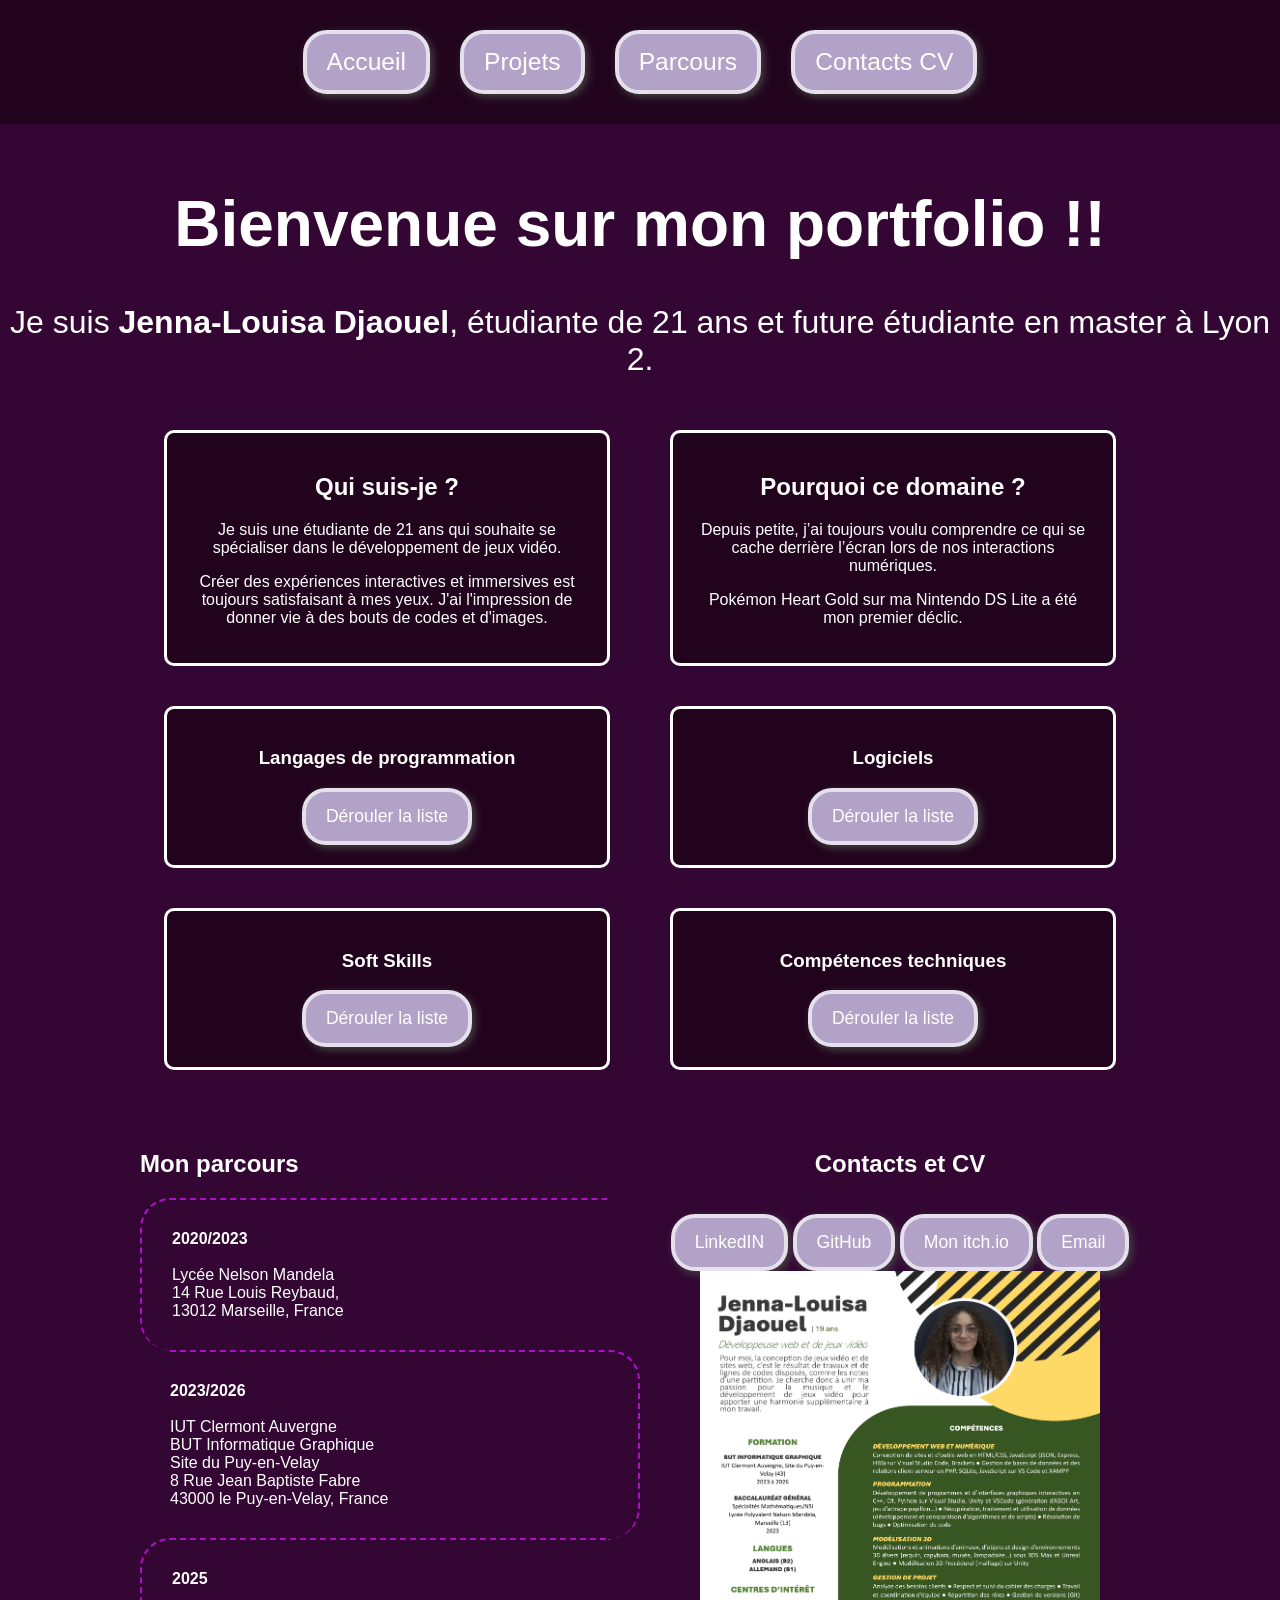
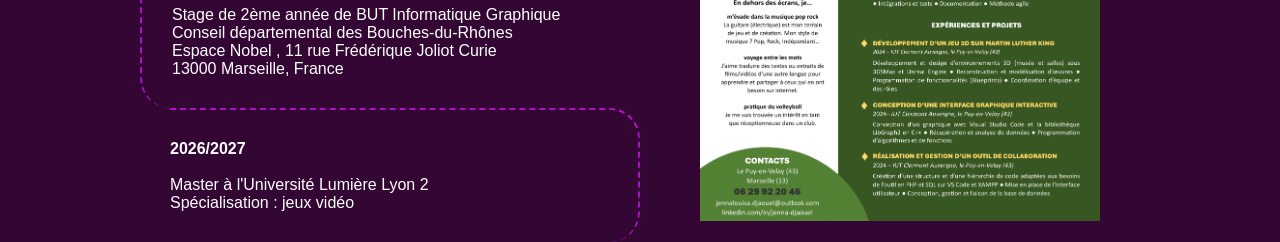
<file: index.html>
<!DOCTYPE html>
<html lang="en">
<head>
    <meta charset="UTF-8">
    <meta name="viewport" content="width=device-width, initial-scale=1.0">
    <title>Accueil</title>
    <link rel="stylesheet" href="index.css">
    <script src="fctn.js" defer></script>

</head>

<body>
<header> 
        <button class="btn" onclick="location.href = 'index.html'">Accueil</button>
        <button class="btn" onclick="location.href = 'projets.html'">Projets</button>
        <a href="#parcours"><button class="btn">Parcours</button></a>
        <a href="#contacts"><button class="btn">Contacts CV</button></a>
</header>

    <!-- <div id="header"></div> -->
    
 <div class = showoff>
    <div class="intro">
        <h1>Bienvenue sur mon portfolio !!</h1>
        <p>Je suis <strong>Jenna-Louisa Djaouel</strong>, étudiante de 21 ans et future étudiante en master à Lyon 2.</p>
    </div>


<div class="presentation">

    <div class="card">
        <h2>Qui suis-je ?</h2>
        <p>Je suis une étudiante de 21 ans qui souhaite se spécialiser dans le développement de jeux vidéo.</p>
        <p>Créer des expériences interactives et immersives est toujours satisfaisant à mes yeux. J'ai l'impression de donner vie à des bouts de codes et d'images.</p>
    </div>

    <div class="card">
        <h2>Pourquoi ce domaine ?</h2>
        <p>Depuis petite, j’ai toujours voulu comprendre ce qui se cache derrière l’écran lors de nos interactions numériques.</p>
        <p> Pokémon Heart Gold sur ma Nintendo DS Lite a été mon premier déclic.</p>
    </div>
</div>

 

        <div class = "competences">

            <div class = "Langages">
                <h3>Langages de programmation</h3>
                <button class="btn" onclick="toggleDetails(this)">Dérouler la liste</button>
                <div id="details" style="display: none;">
                    <img id="logo" src="./img/HTML5_logo.png" alt="logo de HTML"> 
                    <img id="logo" src="./img/js-logo.png" alt="logo de javascript" > 
                    <img id="logo" src="./img/CSS3_logo.png" alt="logo de CSS">
                    <img id="logo" src="./img/cs-logo.png" alt="logo de C#">
                    <img id="logo" src="./img/cpp-logo.png" alt="logo de C++">
                    <img id="angular" src="./img/angular.png" alt="logo de Angular"   > <img id="logo" src="./img/Typescript_logopng.png" alt="logo de typescript">     
                </div>
            </div>

            <div class = "Logiciels">
                <h3>Logiciels</h3>
                <button class="btn" onclick="toggleDetails(this)">Dérouler la liste</button>
                <div id="details" style="display: none;">                    
                    <img  src="./img/unity.png" alt="logo de HTML">
                    <img src="./img/blender.png" alt="logo de blender">
                    <img  src="./img/visualstudiopng.png" alt="logo devisual studio">
                    <img  src="./img/vscode.png" alt="logo de visual studio code">
                </div> 
            </div>


            <div class = "softskills">
                <h3>Soft Skills</h3>
                <button class="btn"onclick="toggleDetails(this)">Dérouler la liste</button>
                <div id="details" style="display: none;">
                    
                        <ul id="liste">
                            <li> Teamwork et esprit d'équipe </li>
                            <li> Communication </li>
                            <li> Adaptabilité et flexibilité </li>
                            <li> Gestion du temps et des priorités </li>
                            <li> Esprit d'analyse et de synthèse </li>
                        </ul>   
                    
                </div>
            </div>

            <div class = "comptech">
                <h3> Compétences techniques </h3>
                <button class="btn" onclick="toggleDetails(this)">Dérouler la liste</button>
                <div id="details" style="display: none;">
                    
                        <ul id="liste">    
                            <li> Conception d'interfaces interactives et intuitives</li>
                            <li> Conception de zones d'interactions</li>
                            <li> Gestion de bases de données</li>
                            <li> Conception de jeux vidéo </li>
                        </ul>
                    
                </div>
            </div>
        </div>
    </div>

    <div class="bas">
        <div class="parcours" id="parcours">
            <h2> Mon parcours</h2>
                
                <p><strong>2020/2023</strong> <br><br> Lycée Nelson Mandela <br> 14 Rue Louis Reybaud, <br> 13012 Marseille, France</p>
                <!-- <img src="./img/lycee.jpg" alt="lycee nelson mandela marseille"> -->
                <p><strong>2023/2026</strong> <br> <br>IUT Clermont Auvergne <br> BUT Informatique Graphique <br> Site du Puy-en-Velay <br> 8 Rue Jean Baptiste Fabre <br>43000 le Puy-en-Velay, France </p>
                <!-- <img src="./img/iut.jpg" alt="iut site du puy en velay"> -->     
                <p><strong>2025</strong> <br><br>Stage de 2ème année de BUT Informatique Graphique <br> Conseil départemental des Bouches-du-Rhônes <br> Espace Nobel , 11 rue Frédérique Joliot Curie <br> 13000 Marseille, France</p>                 
                <p><strong>2026/2027</strong> <br><br>Master à l'Université Lumière Lyon 2 <br> Spécialisation : jeux vidéo</p>
        </div>


        <div class="contacts" id="contacts">

            <h2> Contacts et CV</h2>
            <p>
                <a href="https://linkedin.com/in/jenna-djaouel"  target="_blank"><button class="btn">LinkedIN</button></a> 
                <a href="https://github.com/cpp-archer"  target="_blank"><button class="btn">GitHub</button></a>
                <a href="https://yumi150.itch.io/" target="_blank"><button class="btn">Mon itch.io</button></a>
                <a href="jennalouisa.djaouel@outlook.com"  target="_blank" ><button class="btn">Email</button></a> 
                <a href="./img/CV_DJAOUEL_JennaLouisa.pdf"  download > <img class="cv" src="./img/CV_DJAOUEL_JennaLouisa-1.png" alt="CV" width="400px" height="550px"></a> 
            </p>


        </div>
    </div>


</body>
</html>
</file>
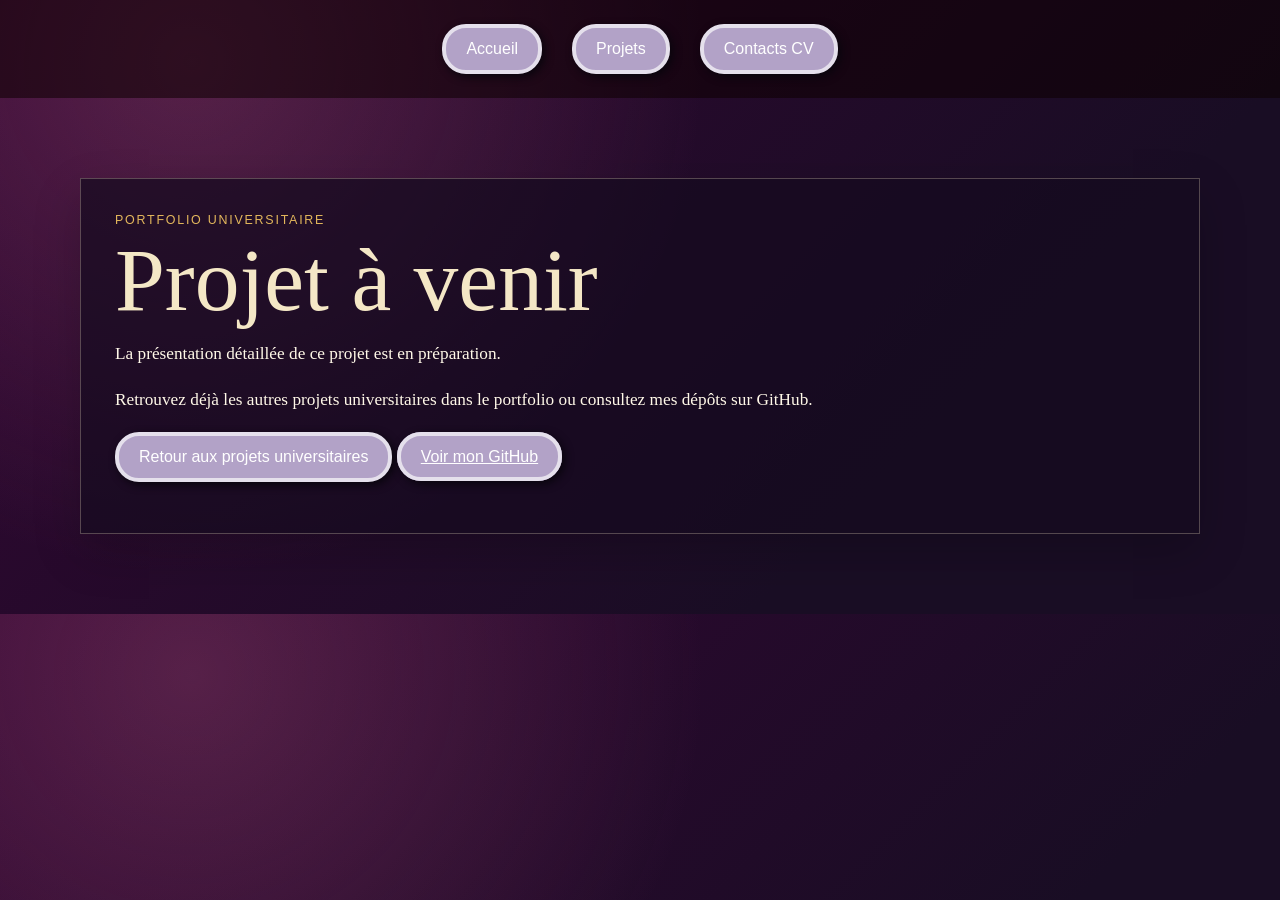
<file: aVenir.html>
<!DOCTYPE html>
<html lang="fr">
<head>
    <meta charset="UTF-8">
    <meta name="viewport" content="width=device-width, initial-scale=1.0">
    <title>Projet à venir</title>
    <link rel="stylesheet" href="findAndFlash.css">
</head>

<body>
    <header>
        <button class="btn" onclick="location.href = 'index.html'">Accueil</button>
        <button class="btn" onclick="location.href = 'projets.html'">Projets</button>
        <button class="btn" onclick="location.href = 'contacts.html'">Contacts CV</button>
    </header>

    <main class="project-page">
        <section class="content-section coming-soon">
            <p class="eyebrow">Portfolio universitaire</p>
            <h1>Projet à venir</h1>
            <p>La présentation détaillée de ce projet est en préparation.</p>
            <p>Retrouvez déjà les autres projets universitaires dans le portfolio ou consultez mes dépôts sur GitHub.</p>
            <p>
                <button class="btn" onclick="location.href='projetsUni.html'">Retour aux projets universitaires</button>
                <a class="btn project-link" href="https://github.com/cpp-archer" target="_blank">Voir mon GitHub</a>
            </p>
        </section>
    </main>
</body>
</html>
</file>
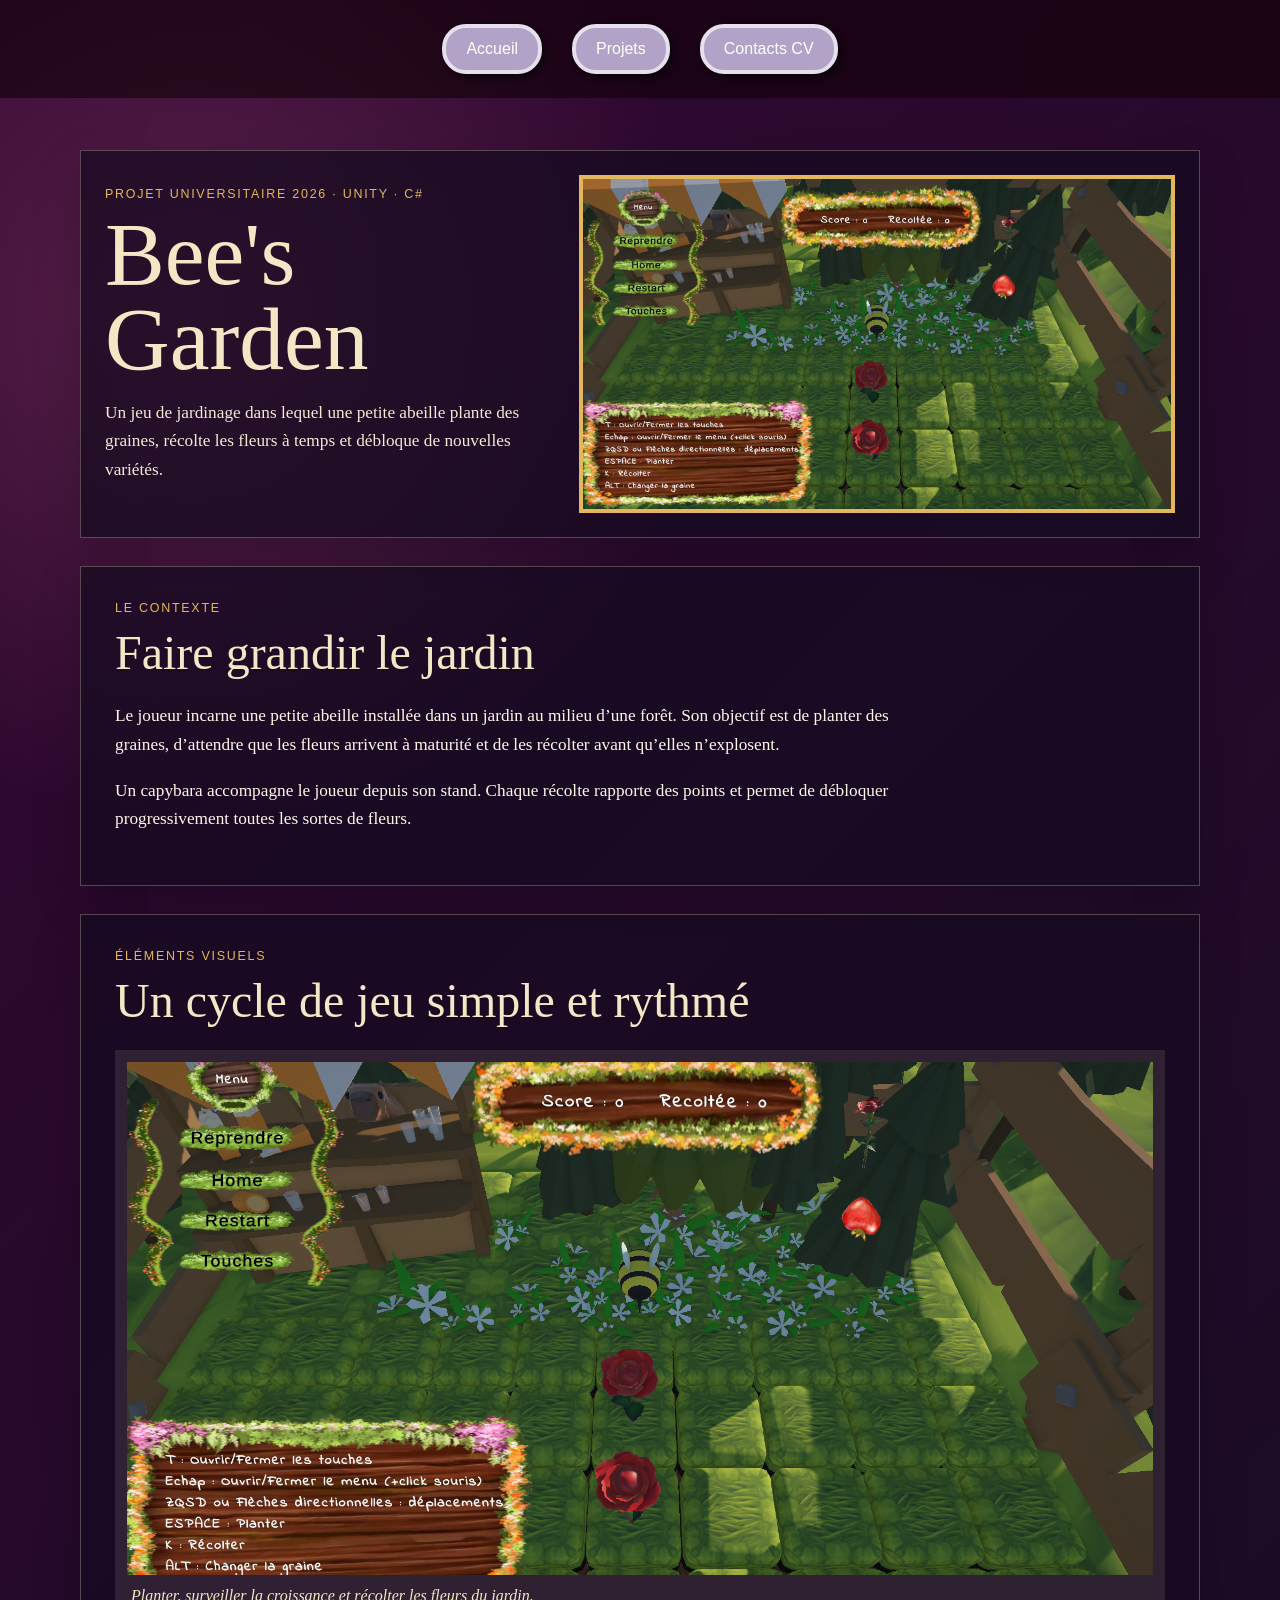
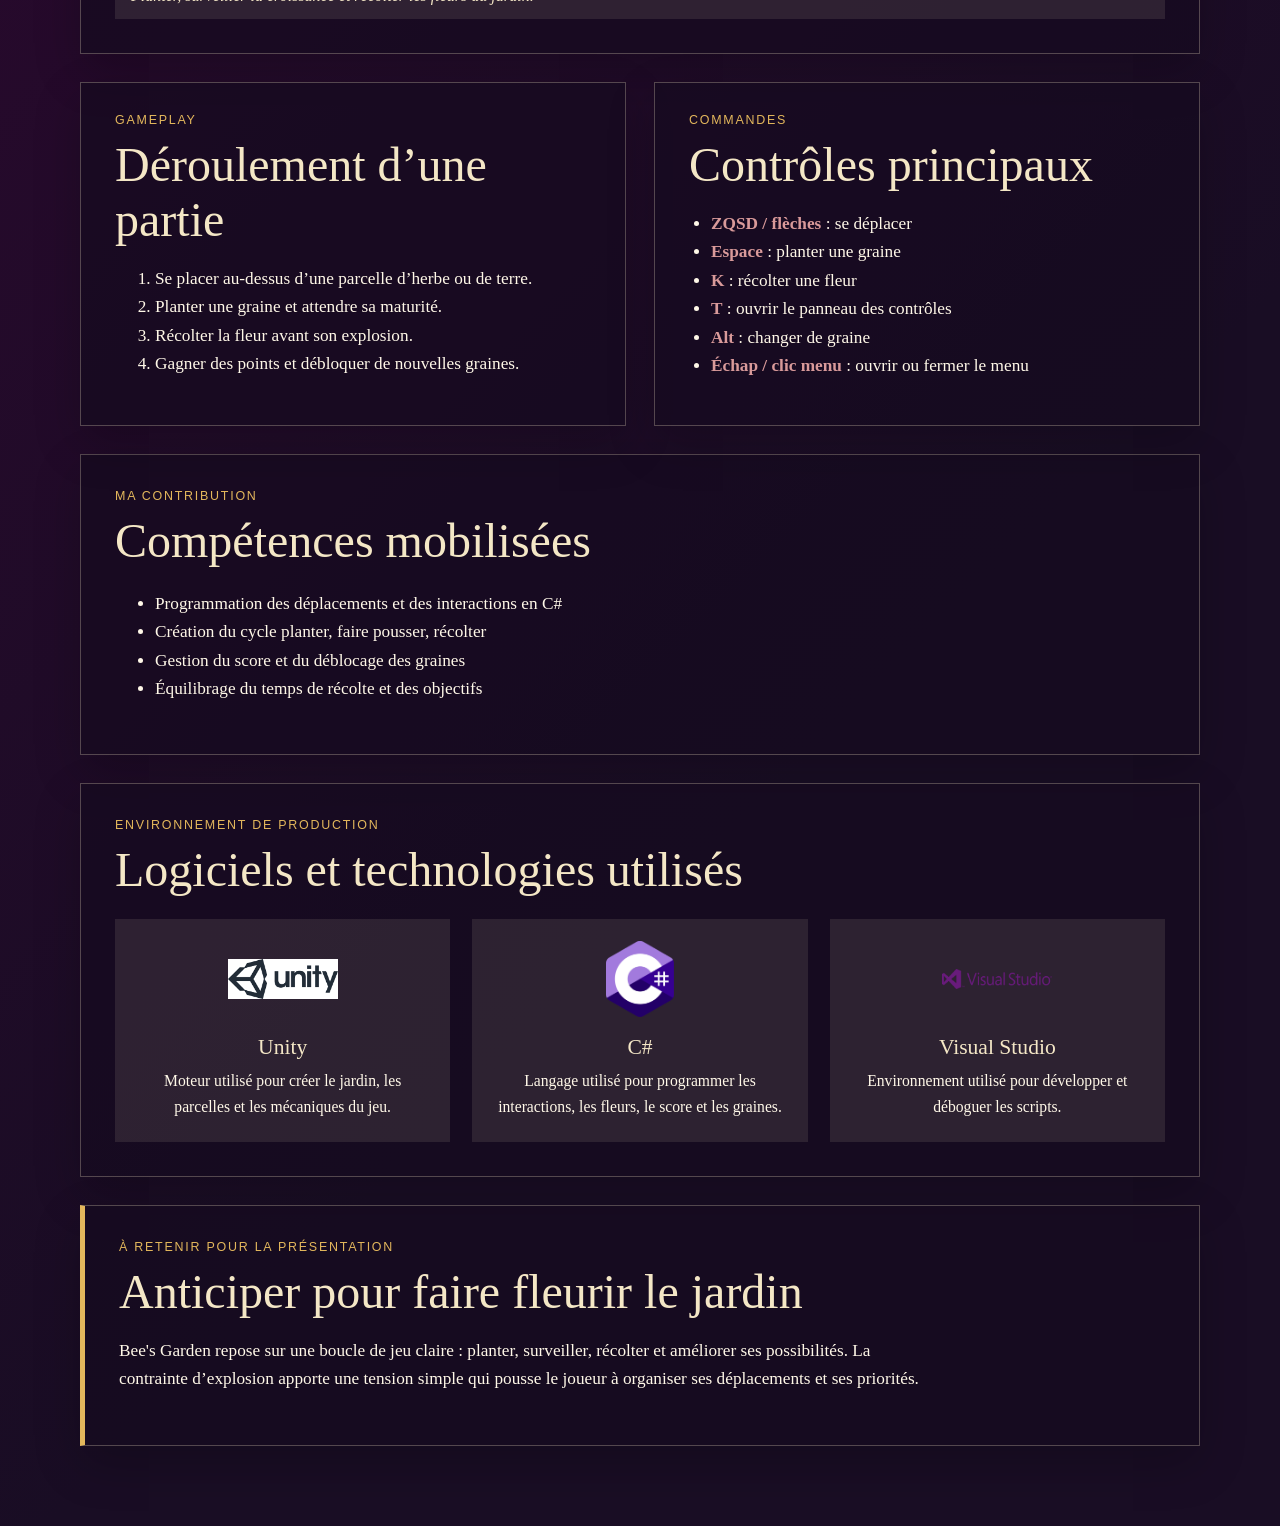
<file: beesGarden.html>
<!DOCTYPE html>
<html lang="fr">
<head>
    <meta charset="UTF-8">
    <meta name="viewport" content="width=device-width, initial-scale=1.0">
    <title>Bee's Garden</title>
    <link rel="stylesheet" href="findAndFlash.css">
</head>

<body>
    <header>
        <button class="btn" onclick="location.href = 'index.html'">Accueil</button>
        <button class="btn" onclick="location.href = 'projets.html'">Projets</button>
        <button class="btn" onclick="location.href = 'contacts.html'">Contacts CV</button>
    </header>

    <main class="project-page">
        <section class="hero">
            <div>
                <p class="eyebrow">Projet universitaire 2026 · Unity · C#</p>
                <h1>Bee's Garden</h1>
                <p class="hero-text">Un jeu de jardinage dans lequel une petite abeille plante des graines, récolte les fleurs à temps et débloque de nouvelles variétés.</p>
            </div>
            <img src="./img/7rt6_V.png" alt="Jardin de Bee's Garden avec une abeille et des fleurs">
        </section>

        <section class="content-section">
            <div class="section-heading">
                <p class="eyebrow">Le contexte</p>
                <h2>Faire grandir le jardin</h2>
            </div>
            <p>Le joueur incarne une petite abeille installée dans un jardin au milieu d’une forêt. Son objectif est de planter des graines, d’attendre que les fleurs arrivent à maturité et de les récolter avant qu’elles n’explosent.</p>
            <p>Un capybara accompagne le joueur depuis son stand. Chaque récolte rapporte des points et permet de débloquer progressivement toutes les sortes de fleurs.</p>
        </section>

        <section class="gallery-section">
            <div class="section-heading">
                <p class="eyebrow">Éléments visuels</p>
                <h2>Un cycle de jeu simple et rythmé</h2>
            </div>
            <figure class="gallery-item gallery-item-wide">
                <img src="./img/7rt6_V.png" alt="Illustration du jardin de Bee's Garden">
                <figcaption>Planter, surveiller la croissance et récolter les fleurs du jardin.</figcaption>
            </figure>
        </section>

        <section class="columns-section">
            <article class="info-panel">
                <p class="eyebrow">Gameplay</p>
                <h2>Déroulement d’une partie</h2>
                <ol>
                    <li>Se placer au-dessus d’une parcelle d’herbe ou de terre.</li>
                    <li>Planter une graine et attendre sa maturité.</li>
                    <li>Récolter la fleur avant son explosion.</li>
                    <li>Gagner des points et débloquer de nouvelles graines.</li>
                </ol>
            </article>
            <article class="info-panel">
                <p class="eyebrow">Commandes</p>
                <h2>Contrôles principaux</h2>
                <ul>
                    <li><strong>ZQSD / flèches</strong> : se déplacer</li>
                    <li><strong>Espace</strong> : planter une graine</li>
                    <li><strong>K</strong> : récolter une fleur</li>
                    <li><strong>T</strong> : ouvrir le panneau des contrôles</li>
                    <li><strong>Alt</strong> : changer de graine</li>
                    <li><strong>Échap / clic menu</strong> : ouvrir ou fermer le menu</li>
                </ul>
            </article>
        </section>

        <section class="content-section">
            <div class="section-heading">
                <p class="eyebrow">Ma contribution</p>
                <h2>Compétences mobilisées</h2>
            </div>
            <ul>
                <li>Programmation des déplacements et des interactions en C#</li>
                <li>Création du cycle planter, faire pousser, récolter</li>
                <li>Gestion du score et du déblocage des graines</li>
                <li>Équilibrage du temps de récolte et des objectifs</li>
            </ul>
        </section>

        <section class="tools-section">
            <div class="section-heading">
                <p class="eyebrow">Environnement de production</p>
                <h2>Logiciels et technologies utilisés</h2>
            </div>
            <div class="tools-list">
                <div class="tool-item">
                    <img src="./img/unity.png" alt="Logo Unity">
                    <h3>Unity</h3>
                    <p>Moteur utilisé pour créer le jardin, les parcelles et les mécaniques du jeu.</p>
                </div>
                <div class="tool-item">
                    <img src="./img/cs-logo.png" alt="Logo C#">
                    <h3>C#</h3>
                    <p>Langage utilisé pour programmer les interactions, les fleurs, le score et les graines.</p>
                </div>
                <div class="tool-item">
                    <img src="./img/visualstudiopng.png" alt="Logo Visual Studio">
                    <h3>Visual Studio</h3>
                    <p>Environnement utilisé pour développer et déboguer les scripts.</p>
                </div>
            </div>
        </section>

        <section class="content-section closing-section">
            <p class="eyebrow">À retenir pour la présentation</p>
            <h2>Anticiper pour faire fleurir le jardin</h2>
            <p>Bee's Garden repose sur une boucle de jeu claire : planter, surveiller, récolter et améliorer ses possibilités. La contrainte d’explosion apporte une tension simple qui pousse le joueur à organiser ses déplacements et ses priorités.</p>
        </section>
    </main>
</body>
</html>
</file>
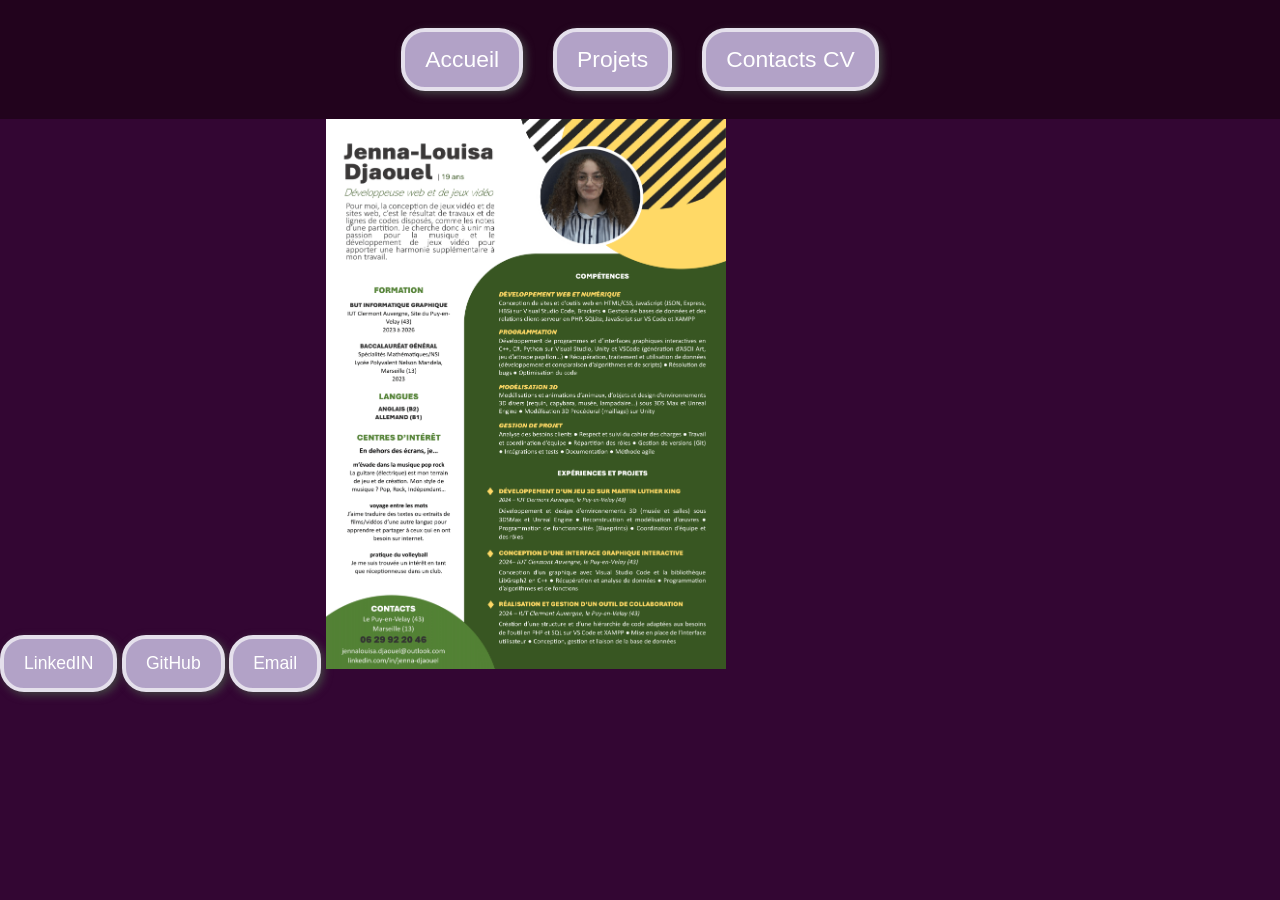
<file: contacts.html>
<!DOCTYPE html>
<html lang="en">
<head>
    <meta charset="UTF-8">
    <meta name="viewport" content="width=, initial-scale=1.0">
    <script src="fctn.js" defer></script>
    <title>Contacts</title>
    <link rel="stylesheet" href="contacts.css">
     <!-- <div id="header"></div> -->

</head>
<header> <button class="btn" onclick="location.href = 'index.html'">Accueil</button>
        <button class="btn" onclick="location.href = 'projets.html'">Projets</button>
        <button class="btn" onclick="location.href = 'contacts.html'">Contacts CV</button>
</header>
<body>

    <a href="https://linkedin.com/in/jenna-djaouel"  target="_blank"><button class="btn">LinkedIN</button></a> 
                <a href="https://github.com/cpp-archer"  target="_blank"><button class="btn">GitHub</button></a>
                <a href="jennalouisa.djaouel@outlook.com"  target="_blank" ><button class="btn">Email</button></a> 
                <a href="./img/CV_DJAOUEL_JennaLouisa.pdf"  download > <img class="cv" src="./img/CV_DJAOUEL_JennaLouisa-1.png" alt="CV" width="400px" height="550px"></a> 


</body>
</html>
</file>
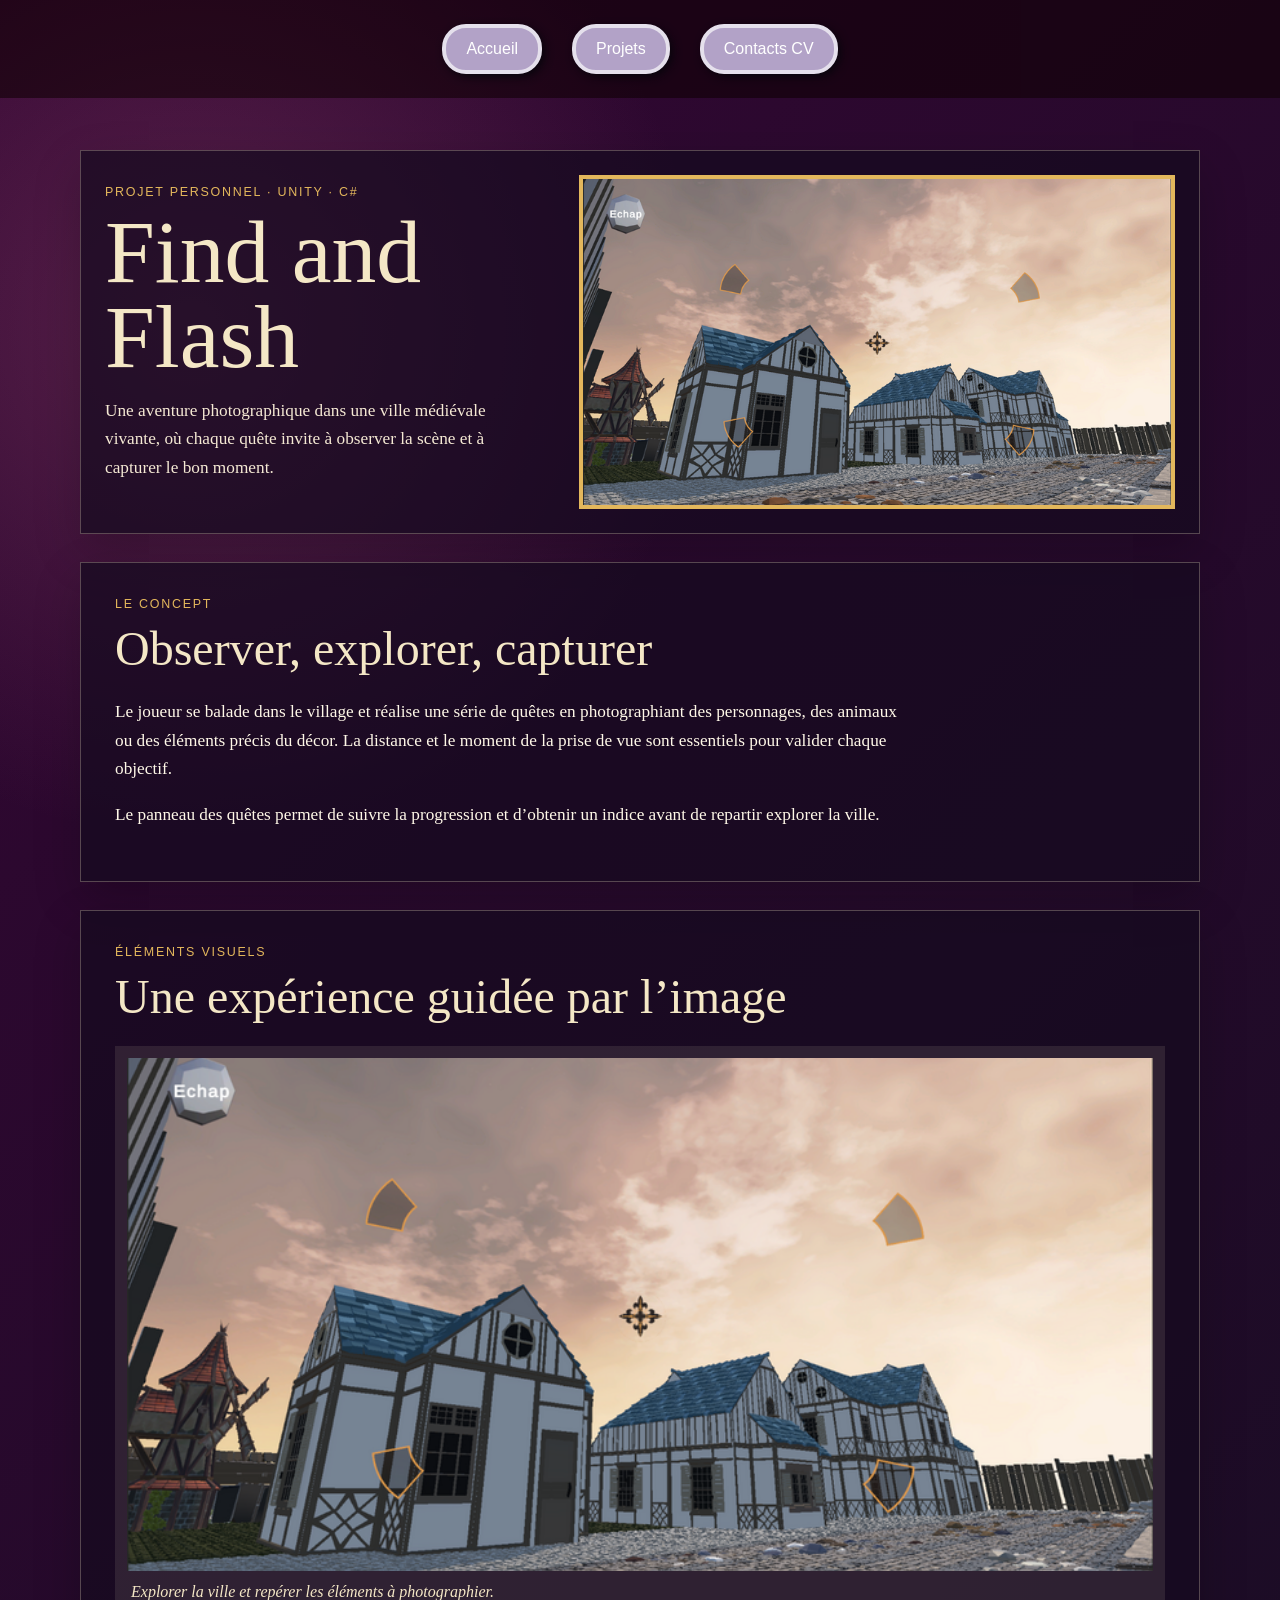
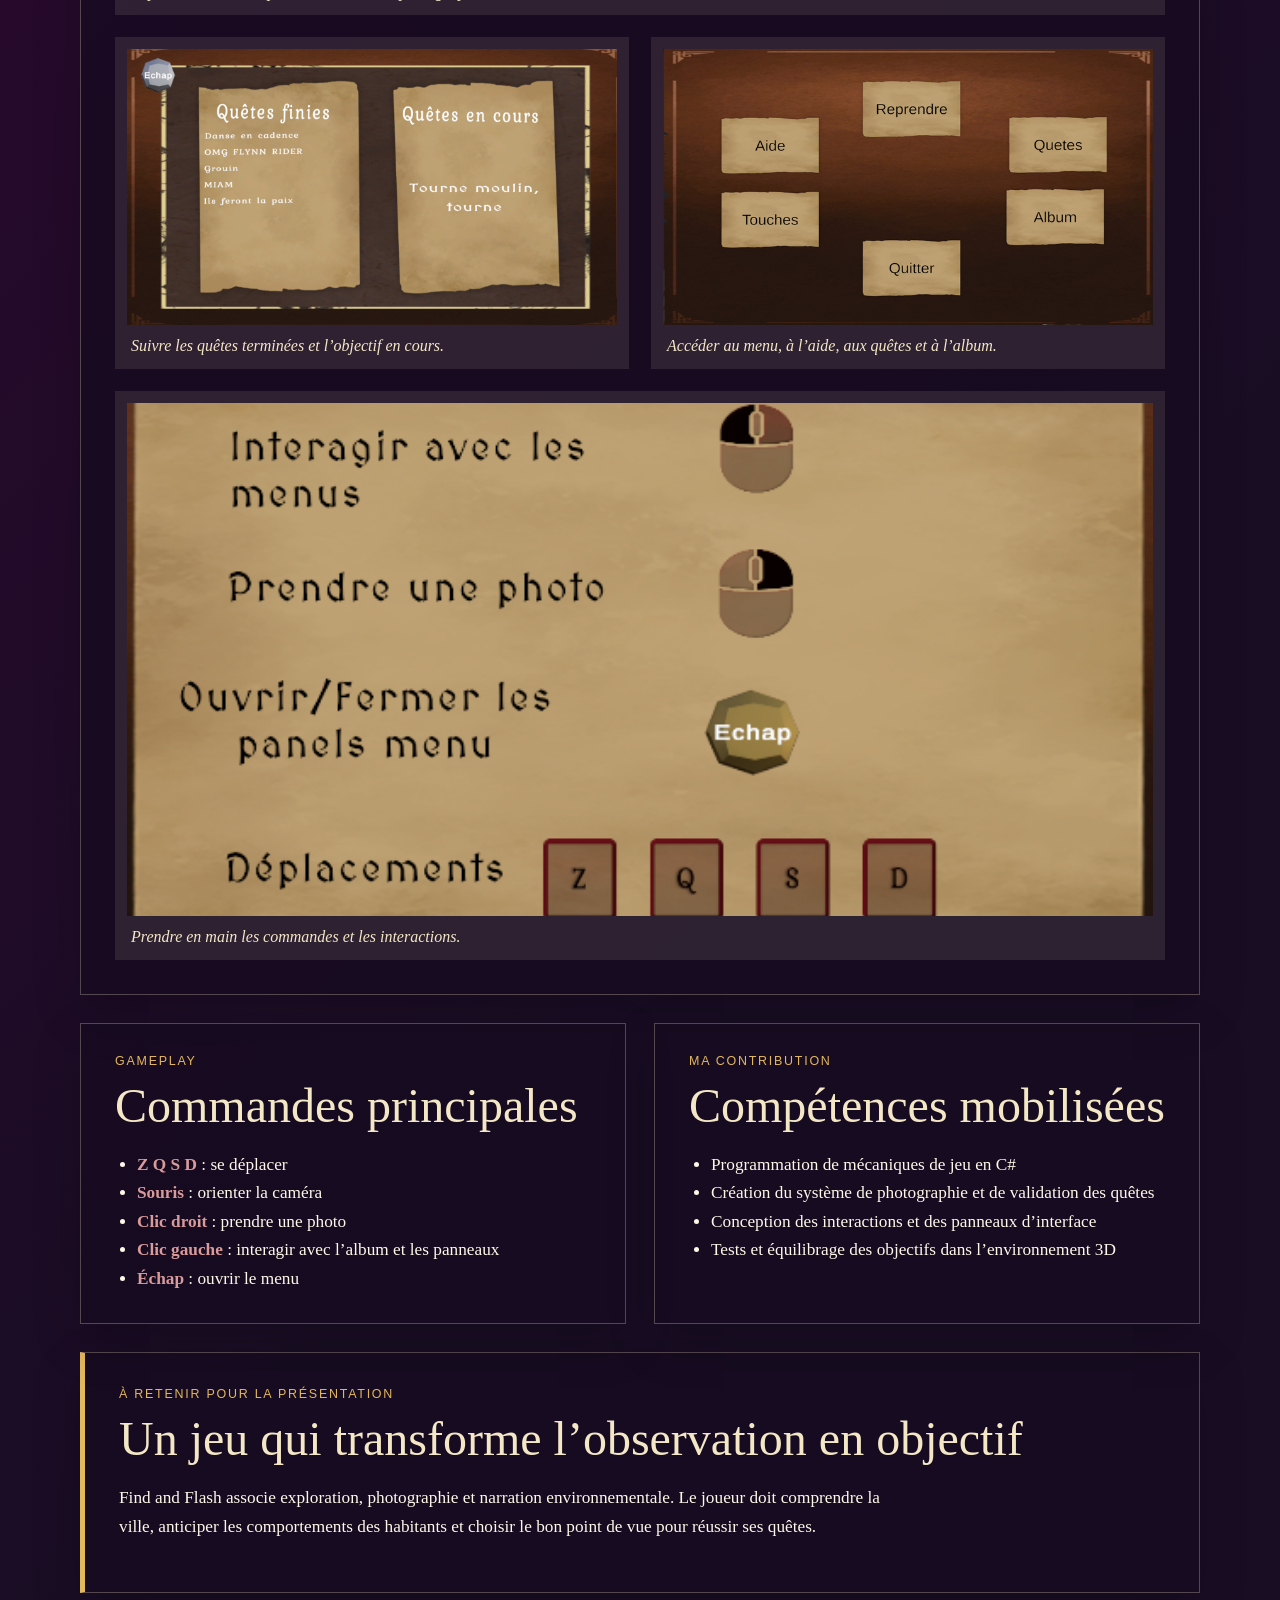
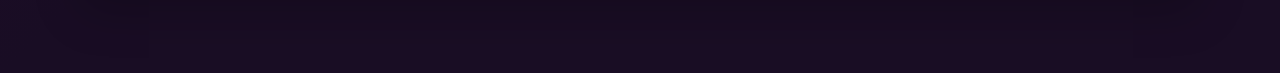
<file: findAndFlash.html>
<!DOCTYPE html>
<html lang="fr">
<head>
    <meta charset="UTF-8">
    <meta name="viewport" content="width=device-width, initial-scale=1.0">
    <title>Find and Flash</title>
    <link rel="stylesheet" href="findAndFlash.css">
</head>

<body>
    <header>
        <button class="btn" onclick="location.href = 'index.html'">Accueil</button>
        <button class="btn" onclick="location.href = 'projets.html'">Projets</button>
        <button class="btn" onclick="location.href = 'contacts.html'">Contacts CV</button>
    </header>

    <main class="project-page">
        <section class="hero">
            <div>
                <p class="eyebrow">Projet personnel · Unity · C#</p>
                <h1>Find and Flash</h1>
                <p class="hero-text">Une aventure photographique dans une ville médiévale vivante, où chaque quête invite à observer la scène et à capturer le bon moment.</p>
            </div>
            <img src="./img/JoVjbK.png" alt="Vue de la ville médiévale de Find and Flash">
        </section>

        <section class="content-section">
            <div class="section-heading">
                <p class="eyebrow">Le concept</p>
                <h2>Observer, explorer, capturer</h2>
            </div>
            <p>Le joueur se balade dans le village et réalise une série de quêtes en photographiant des personnages, des animaux ou des éléments précis du décor. La distance et le moment de la prise de vue sont essentiels pour valider chaque objectif.</p>
            <p>Le panneau des quêtes permet de suivre la progression et d’obtenir un indice avant de repartir explorer la ville.</p>
        </section>

        <section class="gallery-section">
            <div class="section-heading">
                <p class="eyebrow">Éléments visuels</p>
                <h2>Une expérience guidée par l’image</h2>
            </div>
            <div class="gallery">
                <figure class="gallery-item gallery-item-wide">
                    <img src="./img/JoVjbK.png" alt="Vue du village médiéval et repères de quête">
                    <figcaption>Explorer la ville et repérer les éléments à photographier.</figcaption>
                </figure>
                <figure class="gallery-item">
                    <img src="./img/Z5123M.png" alt="Panneau affichant les quêtes terminées et en cours">
                    <figcaption>Suivre les quêtes terminées et l’objectif en cours.</figcaption>
                </figure>
                <figure class="gallery-item">
                    <img src="./img/PPtmR2.png" alt="Menu principal de Find and Flash">
                    <figcaption>Accéder au menu, à l’aide, aux quêtes et à l’album.</figcaption>
                </figure>
                <figure class="gallery-item gallery-item-wide">
                    <img src="./img/kshOKw.png" alt="Écran présentant les commandes du jeu">
                    <figcaption>Prendre en main les commandes et les interactions.</figcaption>
                </figure>
            </div>
        </section>

        <section class="columns-section">
            <article class="info-panel">
                <p class="eyebrow">Gameplay</p>
                <h2>Commandes principales</h2>
                <ul>
                    <li><strong>Z Q S D</strong> : se déplacer</li>
                    <li><strong>Souris</strong> : orienter la caméra</li>
                    <li><strong>Clic droit</strong> : prendre une photo</li>
                    <li><strong>Clic gauche</strong> : interagir avec l’album et les panneaux</li>
                    <li><strong>Échap</strong> : ouvrir le menu</li>
                </ul>
            </article>
            <article class="info-panel">
                <p class="eyebrow">Ma contribution</p>
                <h2>Compétences mobilisées</h2>
                <ul>
                    <li>Programmation de mécaniques de jeu en C#</li>
                    <li>Création du système de photographie et de validation des quêtes</li>
                    <li>Conception des interactions et des panneaux d’interface</li>
                    <li>Tests et équilibrage des objectifs dans l’environnement 3D</li>
                </ul>
            </article>
        </section>

        <section class="content-section closing-section">
            <p class="eyebrow">À retenir pour la présentation</p>
            <h2>Un jeu qui transforme l’observation en objectif</h2>
            <p>Find and Flash associe exploration, photographie et narration environnementale. Le joueur doit comprendre la ville, anticiper les comportements des habitants et choisir le bon point de vue pour réussir ses quêtes.</p>
        </section>
    </main>
</body>
</html>
</file>
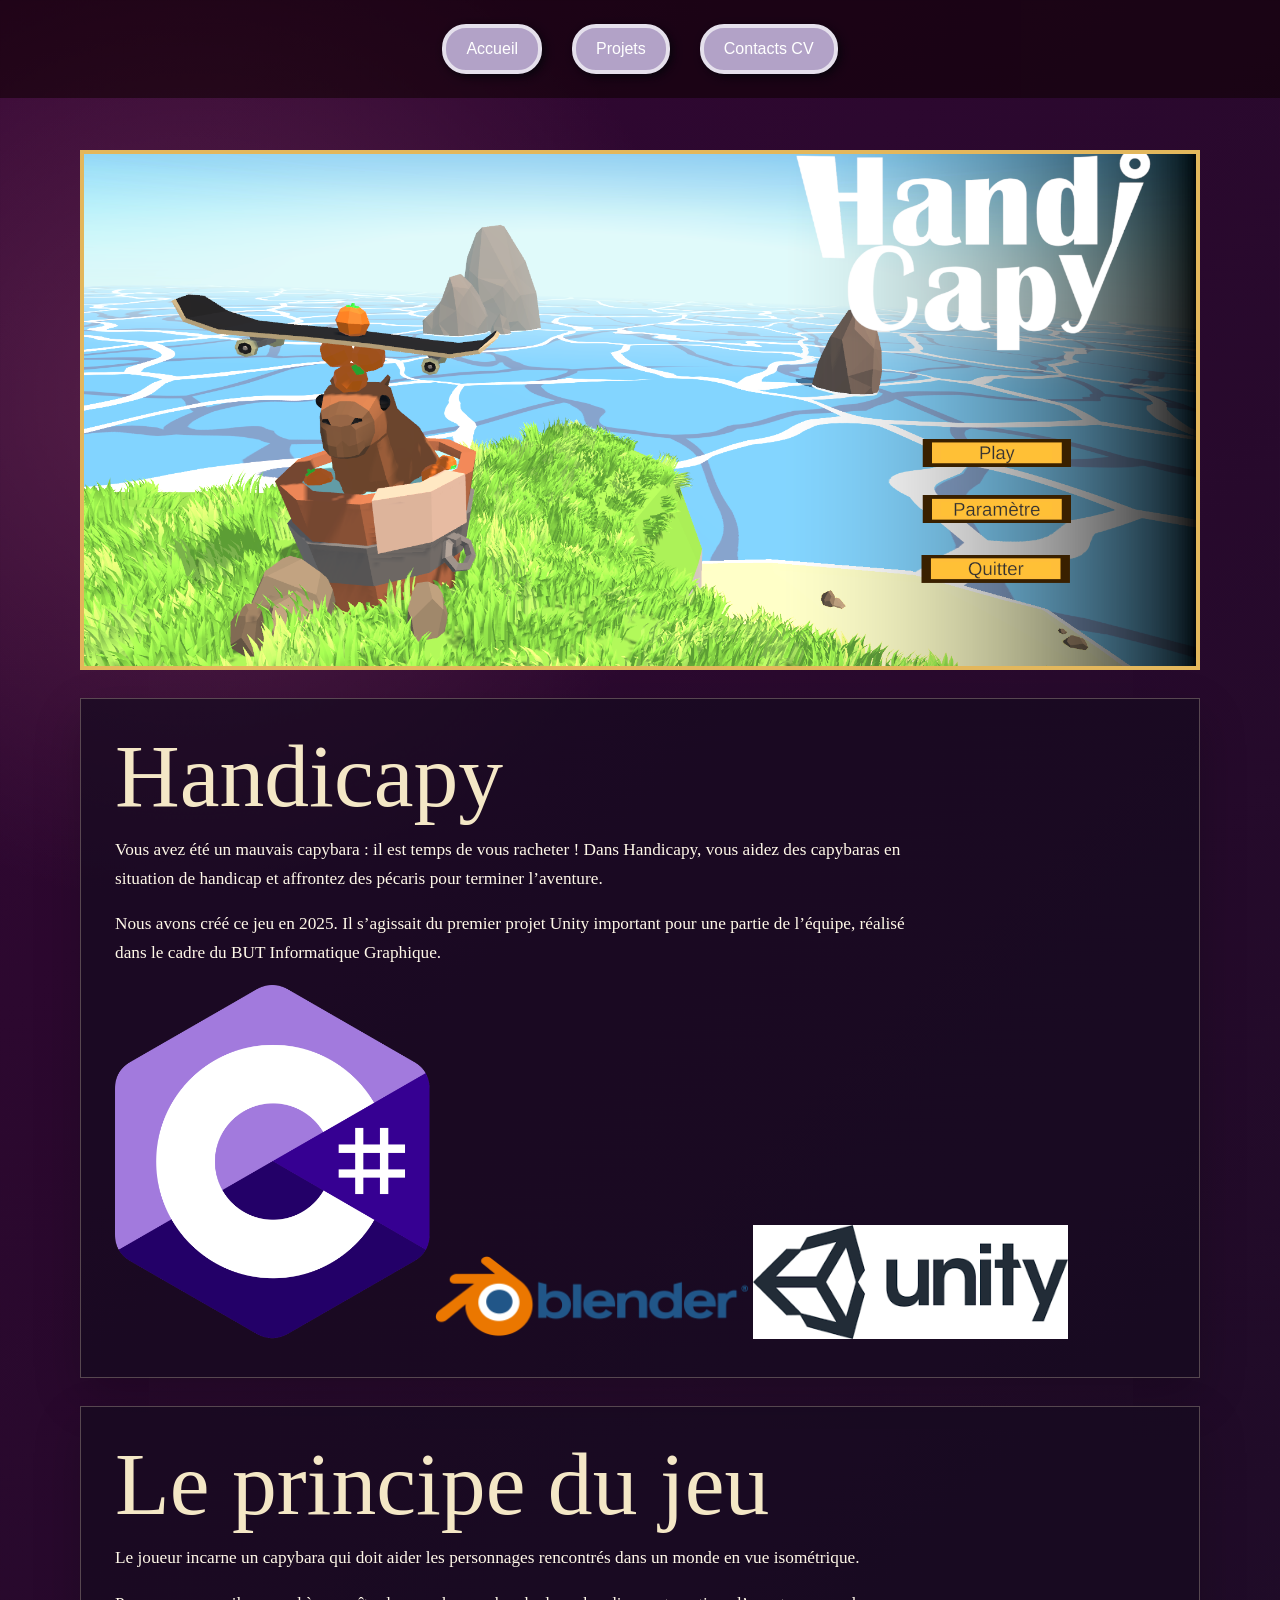
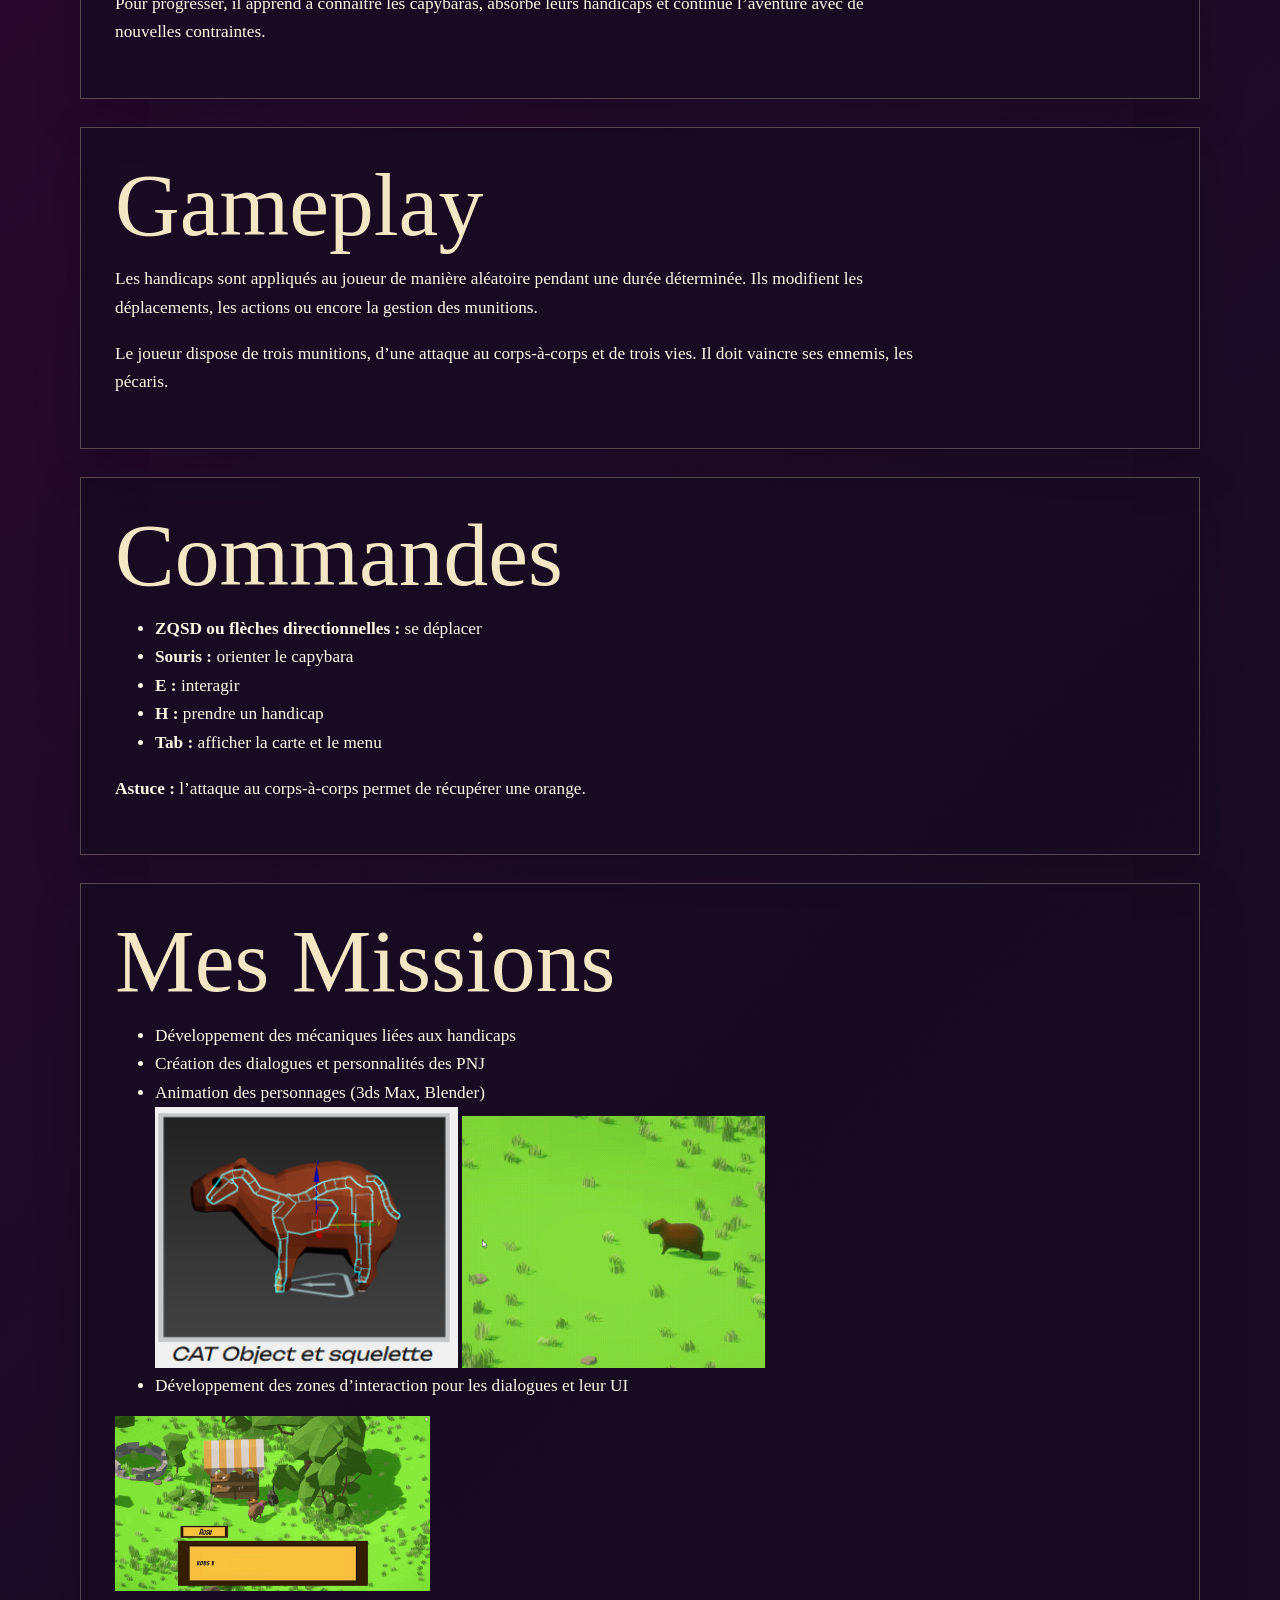
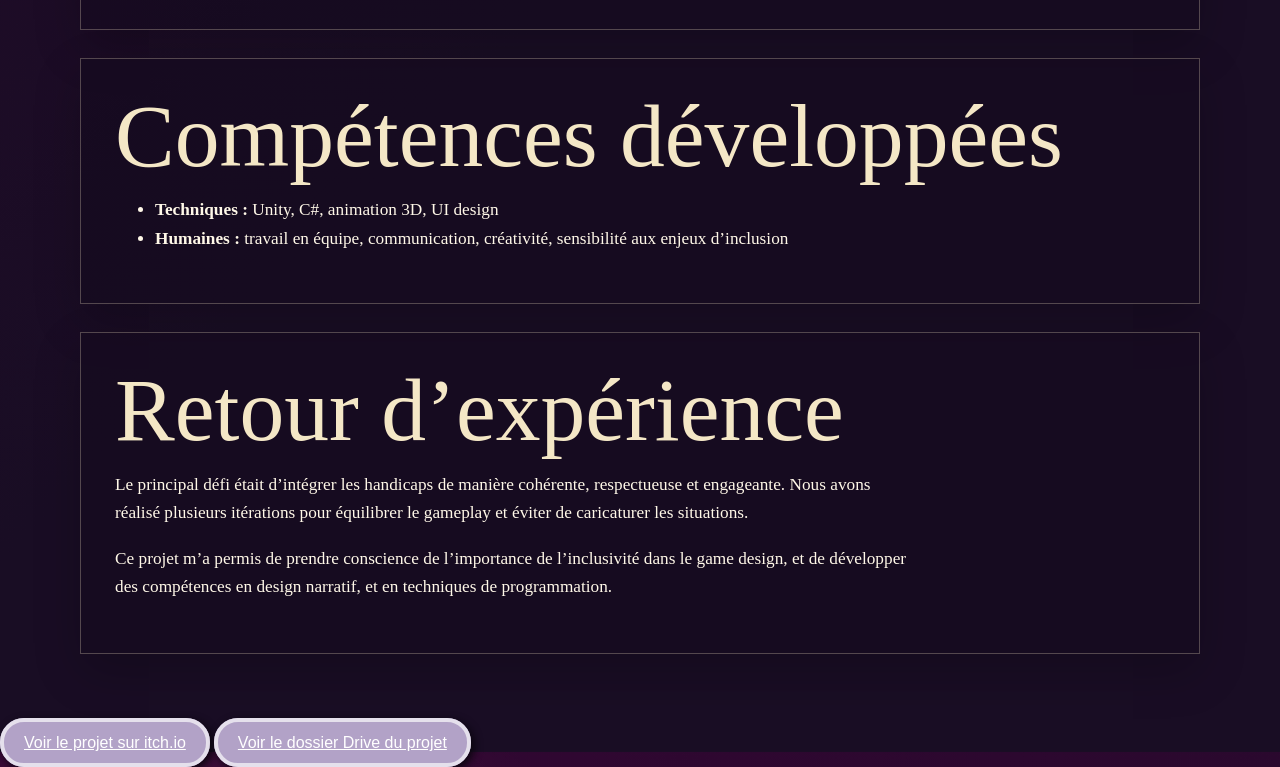
<file: handicapy.html>
<!DOCTYPE html>
<html lang="fr">
<head>
    <meta charset="UTF-8">
    <meta name="viewport" content="width=device-width, initial-scale=1.0">
    <title>Handicapy</title>
    <script src="fctn.js" defer></script>
    <link rel="stylesheet" href="findAndFlash.css">
     <!-- <div id="header"></div> -->
</head>

<body>
    <header> 
        <button class="btn" onclick="location.href = 'index.html'">Accueil</button>
        <button class="btn" onclick="location.href = 'projets.html'">Projets</button>
        <button class="btn" onclick="location.href = 'contacts.html'">Contacts CV</button>
    </header>


    <main class="project-page projet-container">
         <img class="project-cover" src="./img/HandicapyTitleScreen.png" alt="Illustration du jeu Handicapy">
        <section class="content-section contexte">
        <h1>Handicapy</h1>
        <p>
            Vous avez été un mauvais capybara : il est temps de vous racheter ! Dans Handicapy, vous aidez des capybaras en situation de handicap et affrontez des pécaris pour terminer l’aventure.
        </p>
        <p>
            Nous avons créé ce jeu en 2025. Il s’agissait du premier projet Unity important pour une partie de l’équipe, réalisé dans le cadre du BUT Informatique Graphique.
        </p>
        <img src="./img/cs-logo.png" alt="loogo c#" width="30%" height="auto">
        <img src="./img/blender.png" alt="logo blender" width="30%" height="auto">
        <img src="./img/unity.png" alt="logo unity" width="30%" height="auto">
    </section>

    <section class="content-section objectif">
        <h1>Le principe du jeu</h1>
        <p>
            Le joueur incarne un capybara qui doit aider les personnages rencontrés dans un monde en vue isométrique.
        </p>
        <p>
            Pour progresser, il apprend à connaître les capybaras, absorbe leurs handicaps et continue l’aventure avec de nouvelles contraintes.
        </p>
    </section>

    <section class="content-section gameplay">
        <h1>Gameplay</h1>
        <p>
            Les handicaps sont appliqués au joueur de manière aléatoire pendant une durée déterminée. Ils modifient les déplacements, les actions ou encore la gestion des munitions.
        </p>
        <p>
            Le joueur dispose de trois munitions, d’une attaque au corps-à-corps et de trois vies. Il doit vaincre ses ennemis, les pécaris.
        </p>
    </section>

    <section class="content-section commandes">
        <h1>Commandes</h1>
        <ul>
            <li><strong>ZQSD ou flèches directionnelles :</strong> se déplacer</li>
            <li><strong>Souris :</strong> orienter le capybara</li>
            <li><strong>E :</strong> interagir</li>
            <li><strong>H :</strong> prendre un handicap</li>
            <li><strong>Tab :</strong> afficher la carte et le menu</li>
        </ul>
        <p><strong>Astuce :</strong> l’attaque au corps-à-corps permet de récupérer une orange.</p>
    </section>

    <section class="gallery-section missions">
        <h1>Mes Missions</h1>
        <ul>
            <li>Développement des mécaniques liées aux handicaps</li>
            <li>Création des dialogues et personnalités des PNJ</li>
            <li>Animation des personnages (3ds Max, Blender)</li>
            <img src="./img/cat.png" alt="Animation des personnages" width="30%" height="auto">
            <img src="./img/animiertes-gif-von-online-umwandeln-de (3).gif" alt="Animation des personnages" width="30%" height="auto">
            <li>Développement des zones d’interaction pour les dialogues et leur UI</li>
        </ul>

        <img src="./img/unnamed.gif" alt="choix personnalisation" width="30%" height="auto">
    </section>

    <section class="content-section competences">
        <h1>Compétences développées</h1>
        <ul>
            <li><strong>Techniques :</strong> Unity, C#, animation 3D, UI design</li>
            <li><strong>Humaines :</strong> travail en équipe, communication, créativité, sensibilité aux enjeux d’inclusion</li>
        </ul>
    </section>

    <section class="content-section retour">
        <h1>Retour d’expérience</h1>
        <p>
            Le principal défi était d’intégrer les handicaps de manière cohérente, respectueuse et engageante. Nous avons réalisé plusieurs itérations pour équilibrer le gameplay et éviter de caricaturer les situations.
        </p>
        <p>
            Ce projet m’a permis de prendre conscience de l’importance de l’inclusivité dans le game design, et de développer des compétences en design narratif, et en techniques de programmation.
        </p>
    </section>
</main>

<a href="https://yumi150.itch.io/" target="_blank" class="btn itch-link">Voir le projet sur itch.io</a>

<a href="https://drive.google.com/drive/u/0/folders/1B2VnnJg1mR8LSUHMBMiYOe2aqX17_cFx" target="_blank" class="btn drive-link">
     Voir le dossier Drive du projet
</a>



</body>
</html>
</file>
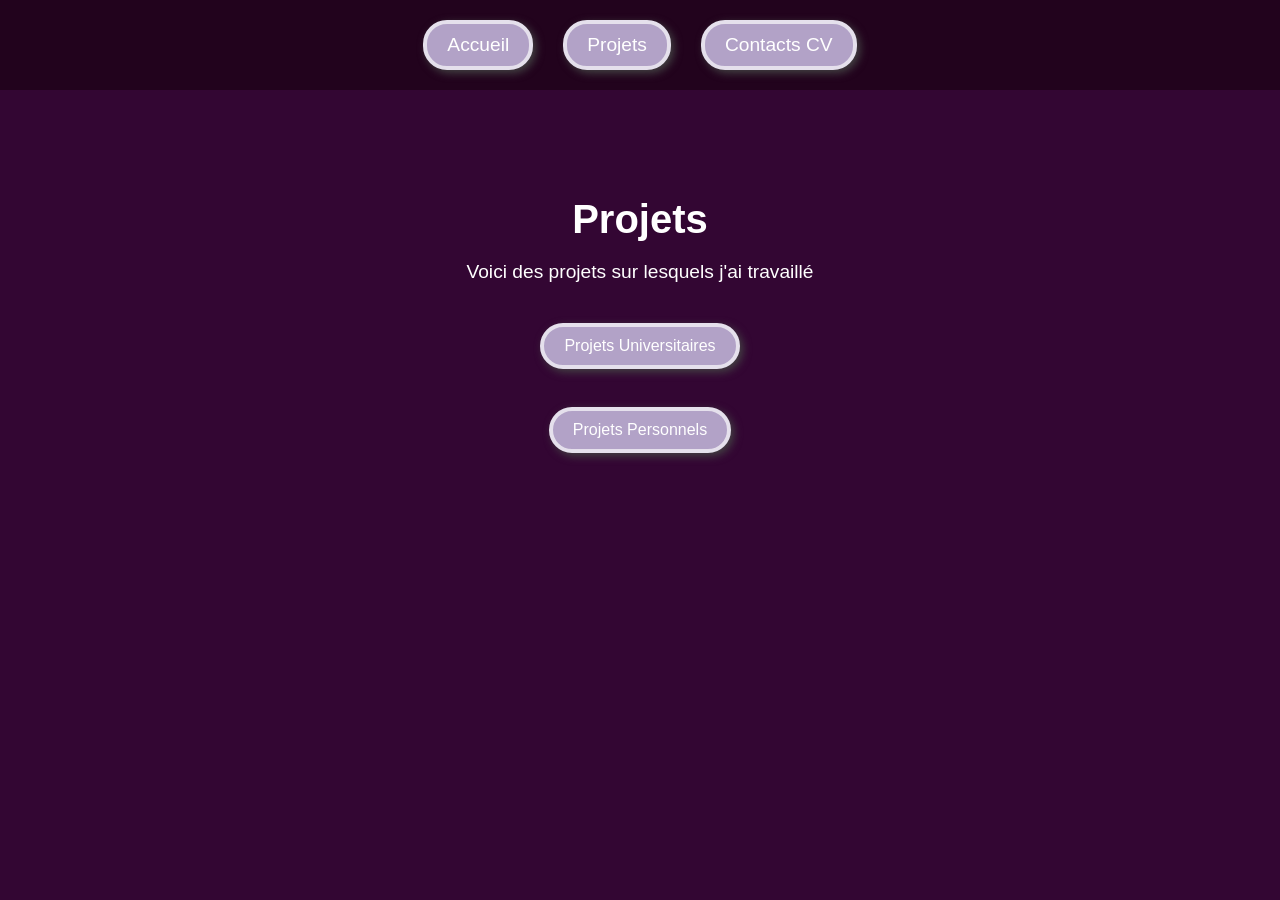
<file: projets.html>
<!DOCTYPE html>
<html lang="en">
<head>
    <meta charset="UTF-8">
    <meta name="viewport" content="width=device-width, initial-scale=1.0">
    <title>Projets</title>
     <script src="fctn.js" defer></script>
     <link rel="stylesheet" href="projets.css">
      <!-- <div id="header"></div> -->
     
</head>

<body>
    <!-- <header>
      <div id="header"></div>
    </header> -->
   <header> 
        <button class="btn" onclick="location.href = 'index.html'">Accueil</button>
        <button class="btn" onclick="location.href = 'projets.html'">Projets</button>
        <button class="btn" onclick="location.href = 'contacts.html'">Contacts CV</button>
   </header>

    <div class="global">
        <h1>Projets</h1>
        <p>Voici des projets sur lesquels j'ai travaillé</p>

        <button onclick="location.href='projetsUni.html'">Projets Universitaires</button>
        <br>
        <br>
        <button onclick="location.href='projetsPerso.html'">Projets Personnels</button>
        
    </div>

</body>
</html>
</file>
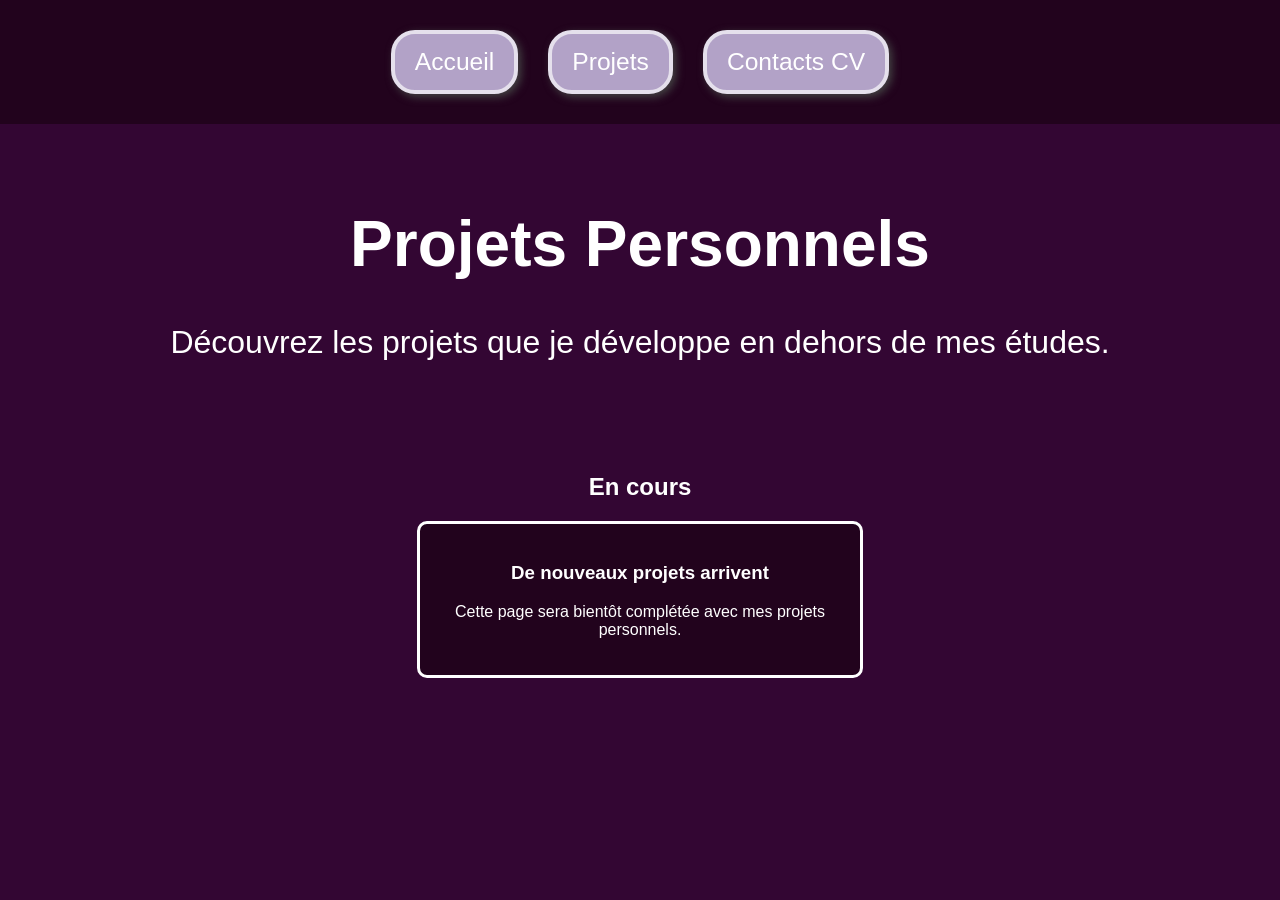
<file: projetsPerso.html>
<!DOCTYPE html>
<html lang="fr">
<head>
	<meta charset="UTF-8">
	<meta name="viewport" content="width=device-width, initial-scale=1.0">
	<title>Projets Personnels</title>
	<link rel="stylesheet" href="projetsUni.css">
	<script src="fctn.js" defer></script>
</head>

<body>
	<header>
		<button class="btn" onclick="location.href = 'index.html'">Accueil</button>
		<button class="btn" onclick="location.href = 'projets.html'">Projets</button>
		<button class="btn" onclick="location.href = 'contacts.html'">Contacts CV</button>
	</header>

	<div class="intro">
		<h1>Projets Personnels</h1>
		<p>Découvrez les projets que je développe en dehors de mes études.</p>
	</div>

	<section class="project-section">
		<h2>En cours</h2>
		<div class="projets-container">
			<div class="card">
				<h3>De nouveaux projets arrivent</h3>
				<p>Cette page sera bientôt complétée avec mes projets personnels.</p>
			</div>
		</div>
	</section>
</body>
</html>
</file>
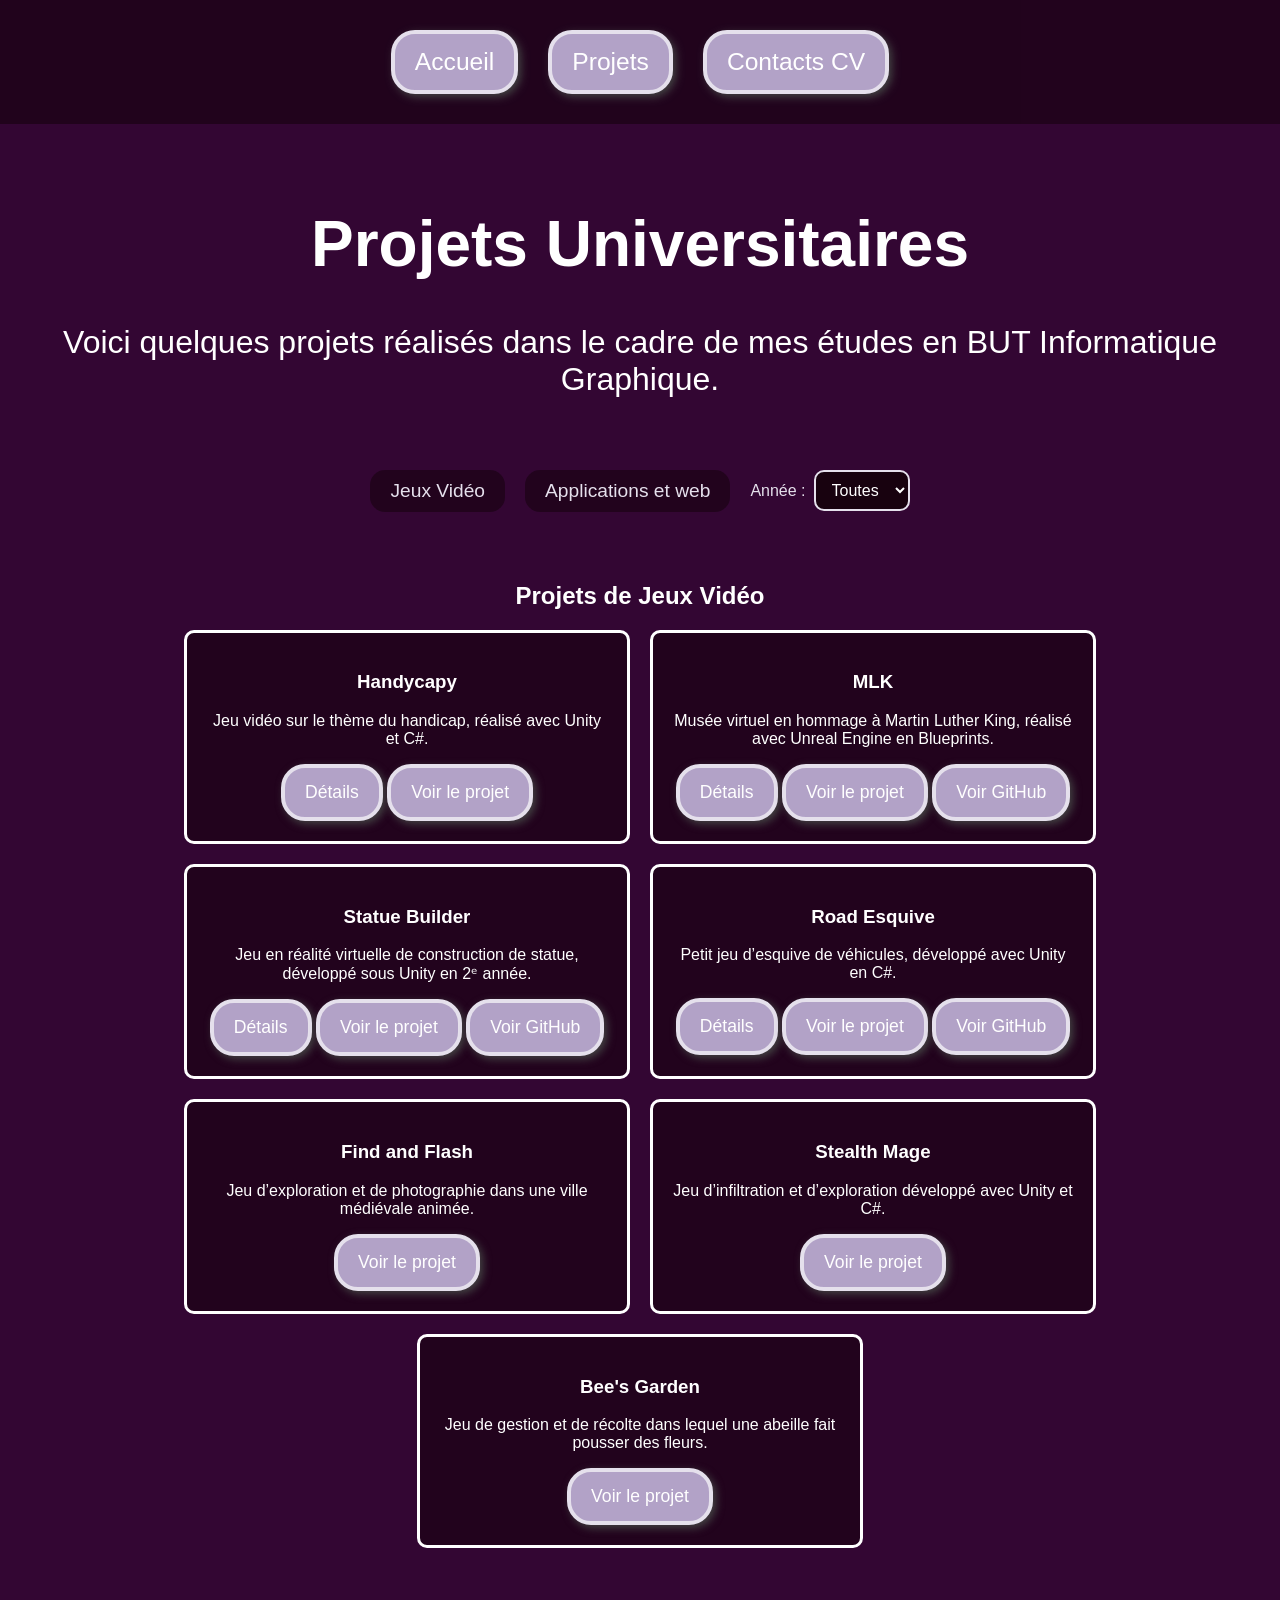
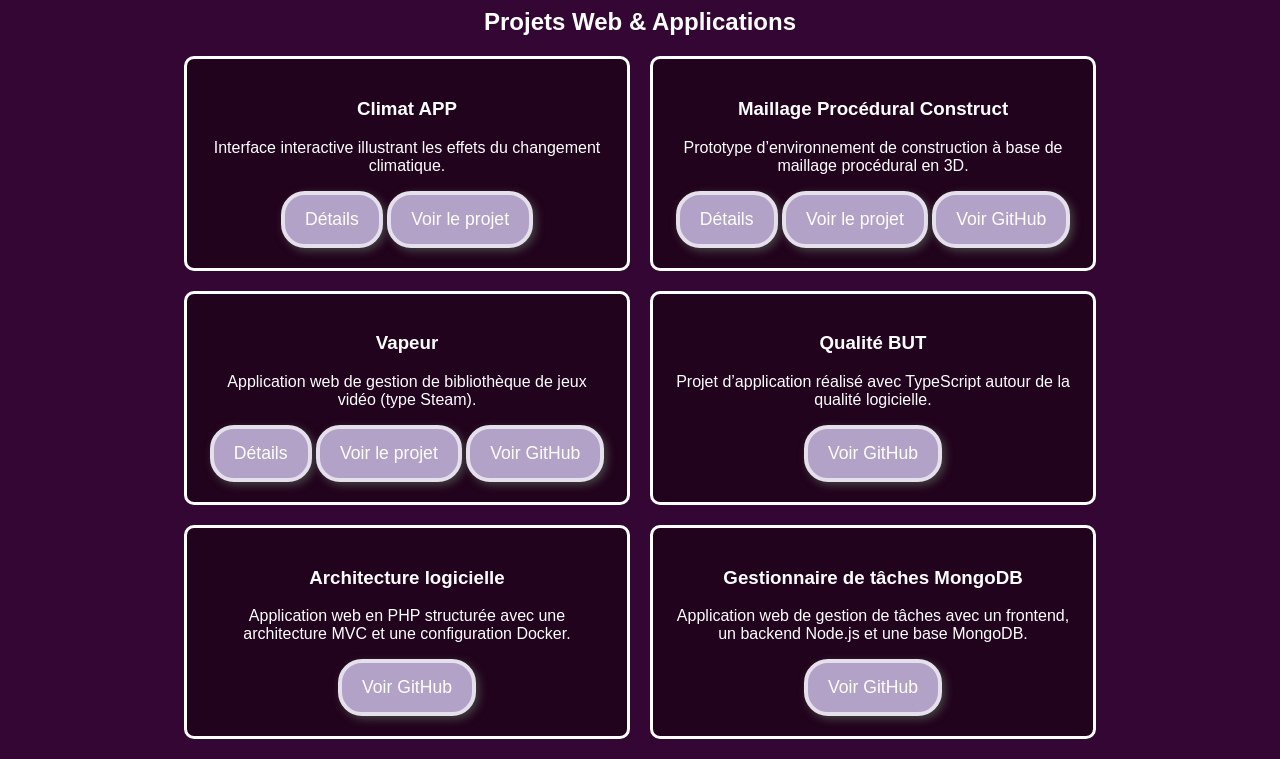
<file: projetsUni.html>
<!DOCTYPE html>
<html lang="fr">
<head>
    <meta charset="UTF-8">
    <meta name="viewport" content="width=device-width, initial-scale=1.0">
    <title>Projets Universitaires</title>
    <link rel="stylesheet" href="projetsUni.css">
    <script src="fctn.js" defer></script>
</head>

<body>
    <header>
        <button class="btn" onclick="location.href = 'index.html'">Accueil</button>
        <button class="btn" onclick="location.href = 'projets.html'">Projets</button>
        <button class="btn" onclick="location.href = 'contacts.html'">Contacts CV</button>
    </header>

    <div class="intro">
        <h1>Projets Universitaires</h1>
        <p>Voici quelques projets réalisés dans le cadre de mes études en BUT Informatique Graphique.</p>
    </div>

    <nav class="nav-links">
        <a href="#jeux"> Jeux Vidéo</a>
        <a href="#appweb"> Applications et web</a>
        <label class="year-filter" for="year-filter">Année :
            <select id="year-filter" onchange="filterProjects(this.value)">
                <option value="all">Toutes</option>
                <option value="2026">2026</option>
                <option value="2025">2025</option>
            </select>
        </label>
    </nav>


    <section class="project-section" id="jeux">
        <h2> Projets de Jeux Vidéo</h2>
        <div class="projets-container">

            <div class="card project-card" data-year="2025">
                <h3>Handycapy</h3>
                <p>Jeu vidéo sur le thème du handicap, réalisé avec Unity et C#.</p>
                <button class="btn" onclick="toggleDetails(this)">Détails</button>
                <div class="details" style="display: none;">
                    <p><strong>Équipe :</strong> 4 personnes</p>
                    <p><strong>Durée :</strong> 120h</p>
                    <p><strong>Technos :</strong> Unity, C#</p>
                </div>
                <button class="btn" onclick="location.href='handicapy.html'">Voir le projet</button>
            </div>

            
            <div class="card project-card" data-year="2025">
                <h3>MLK</h3>
                <p>Musée virtuel en hommage à Martin Luther King, réalisé avec Unreal Engine en Blueprints.</p>
                <button class="btn" onclick="toggleDetails(this)">Détails</button>
                <div class="details" style="display: none;">
                    <p><strong>Équipe :</strong> 7 personnes</p>
                    <p><strong>Durée :</strong> 120h</p>
                    <p><strong>Technos :</strong> Unreal Engine, Blueprints</p>
                </div>
                <button class="btn" onclick="location.href='aVenir.html'">Voir le projet</button>
                <a href="https://github.com/cpp-archer" target="_blank"><button class="btn">Voir GitHub</button></a>
            </div>

            <div class="card project-card" data-year="2025">
                <h3>Statue Builder</h3>
                <p>Jeu en réalité virtuelle de construction de statue, développé sous Unity en 2ᵉ année.</p>
                <button class="btn" onclick="toggleDetails(this)">Détails</button>
                <div class="details" style="display: none;">
                    <p><strong>Équipe :</strong> 3 personnes</p>
                    <p><strong>Durée :</strong> 120h</p>
                    <p><strong>Technos :</strong> Unity, C#</p>
                </div>
                <button class="btn" onclick="location.href='aVenir.html'">Voir le projet</button>
                <a href="https://github.com/cpp-archer" target="_blank"><button class="btn">Voir GitHub</button></a>
            </div>

       
            <div class="card project-card" data-year="2025">
                <h3>Road Esquive</h3>
                <p>Petit jeu d’esquive de véhicules, développé avec Unity en C#.</p>
                <button class="btn" onclick="toggleDetails(this)">Détails</button>
                <div class="details" style="display: none;">
                    <p><strong>Équipe :</strong> 6 personnes</p>
                    <p><strong>Durée :</strong> 120h</p>
                    <p><strong>Technos :</strong> Unity, C#</p>
                </div>
                <button class="btn" onclick="location.href='aVenir.html'">Voir le projet</button>
                <a href="https://github.com/cpp-archer" target="_blank"><button class="btn">Voir GitHub</button></a>
            </div>

            <div class="card project-card" data-year="2026">
                <h3>Find and Flash</h3>
                <p>Jeu d’exploration et de photographie dans une ville médiévale animée.</p>
                <button class="btn" onclick="location.href='findAndFlash.html'">Voir le projet</button>
            </div>

            <div class="card project-card" data-year="2026">
                <h3>Stealth Mage</h3>
                <p>Jeu d’infiltration et d’exploration développé avec Unity et C#.</p>
                <button class="btn" onclick="location.href='stealthMage.html'">Voir le projet</button>
            </div>

            <div class="card project-card" data-year="2026">
                <h3>Bee's Garden</h3>
                <p>Jeu de gestion et de récolte dans lequel une abeille fait pousser des fleurs.</p>
                <button class="btn" onclick="location.href='beesGarden.html'">Voir le projet</button>
            </div>

        </div>
    </section>

    <section class="project-section" id="appweb">
        <h2> Projets Web & Applications</h2>
        <div class="projets-container">

       
            <div class="card project-card" data-year="2025">
                <h3>Climat APP</h3>
                <p>Interface interactive illustrant les effets du changement climatique.</p>
                <button class="btn" onclick="toggleDetails(this)">Détails</button>
                <div class="details" style="display: none;">
                    <p><strong>Équipe :</strong> 7 personnes</p>
                    <p><strong>Durée :</strong> 120h</p>
                    <p><strong>Technos :</strong> Web, JavaScript</p>
                </div>
                <button class="btn" onclick="location.href='climatApp.html'">Voir le projet</button>
            </div>

        
            <div class="card project-card" data-year="2025">
                <h3>Maillage Procédural Construct</h3>
                <p>Prototype d’environnement de construction à base de maillage procédural en 3D.</p>
                <button class="btn" onclick="toggleDetails(this)">Détails</button>
                <div class="details" style="display: none;">
                    <p><strong>Équipe :</strong> 3 personnes</p>
                    <p><strong>Durée :</strong> 120h</p>
                    <p><strong>Technos :</strong> Unity, C#</p>
                </div>
                <button class="btn" onclick="location.href='aVenir.html'">Voir le projet</button>
                <a href="https://github.com/cpp-archer" target="_blank"><button class="btn">Voir GitHub</button></a>
            </div>


            <div class="card project-card" data-year="2025">
                <h3>Vapeur</h3>
                <p>Application web de gestion de bibliothèque de jeux vidéo (type Steam).</p>
                <button class="btn" onclick="toggleDetails(this)">Détails</button>
                <div class="details" style="display: none;">
                    <p><strong>Équipe :</strong> 3 personnes</p>
                    <p><strong>Durée :</strong> 120h</p>
                    <p><strong>Technos :</strong> Node.js, Express, Prisma, Handlebars</p>
                </div>
                <button class="btn" onclick="location.href='aVenir.html'">Voir le projet</button>
                <a href="https://github.com/cpp-archer/DJL-DockerVapeur" target="_blank"><button class="btn">Voir GitHub</button></a>
            </div>

            <div class="card project-card" data-year="2025">
                <h3>Qualité BUT</h3>
                <p>Projet d’application réalisé avec TypeScript autour de la qualité logicielle.</p>
                <a href="https://github.com/cpp-archer/qualite-but" target="_blank"><button class="btn">Voir GitHub</button></a>
            </div>

            <div class="card project-card" data-year="2026">
                <h3>Architecture logicielle</h3>
                <p>Application web en PHP structurée avec une architecture MVC et une configuration Docker.</p>
                <a href="https://github.com/cpp-archer/R4.01-Architecture-logicielle-TD1" target="_blank"><button class="btn">Voir GitHub</button></a>
            </div>

            <div class="card project-card" data-year="2026">
                <h3>Gestionnaire de tâches MongoDB</h3>
                <p>Application web de gestion de tâches avec un frontend, un backend Node.js et une base MongoDB.</p>
                <a href="https://github.com/cpp-archer/DJAOUEL_RIFAULT_MongoDB_GestionnaireDeTaches" target="_blank"><button class="btn">Voir GitHub</button></a>
            </div>

        </div>
    </section>
</body>
</html>
</file>
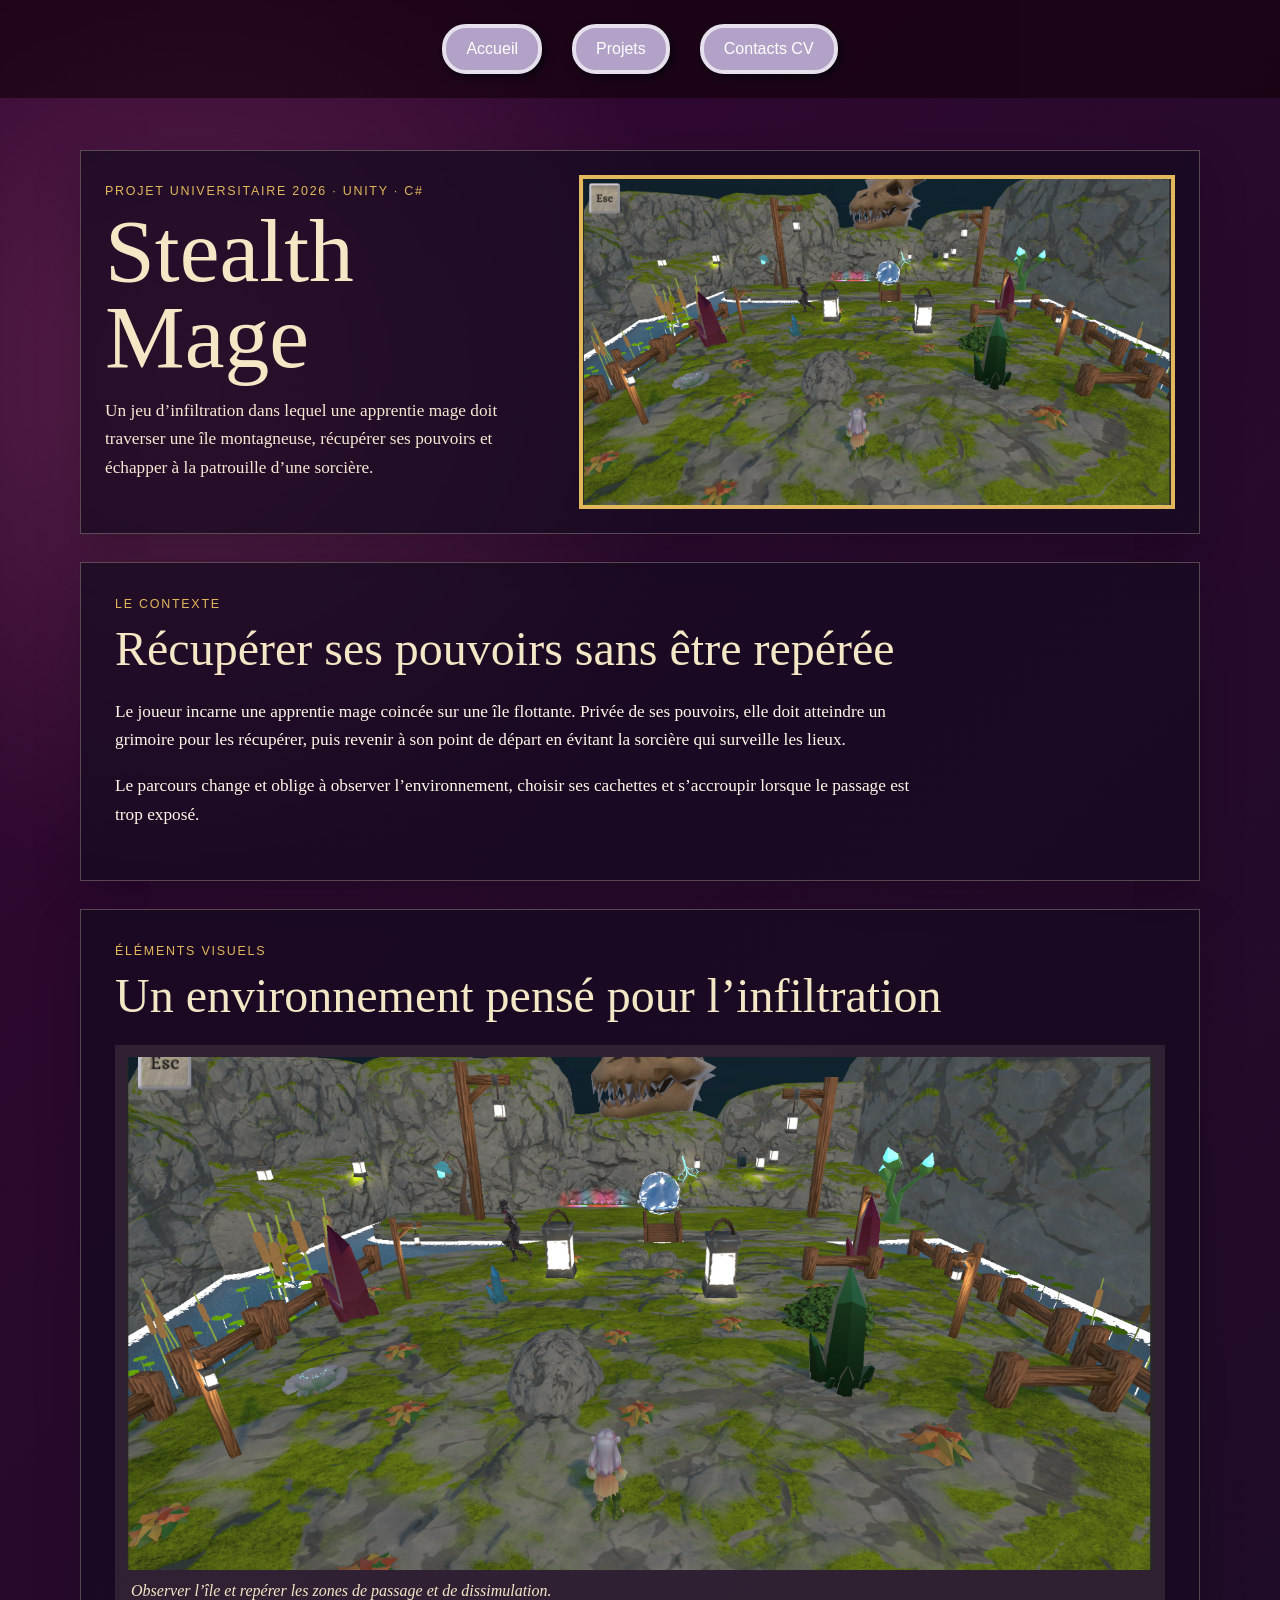
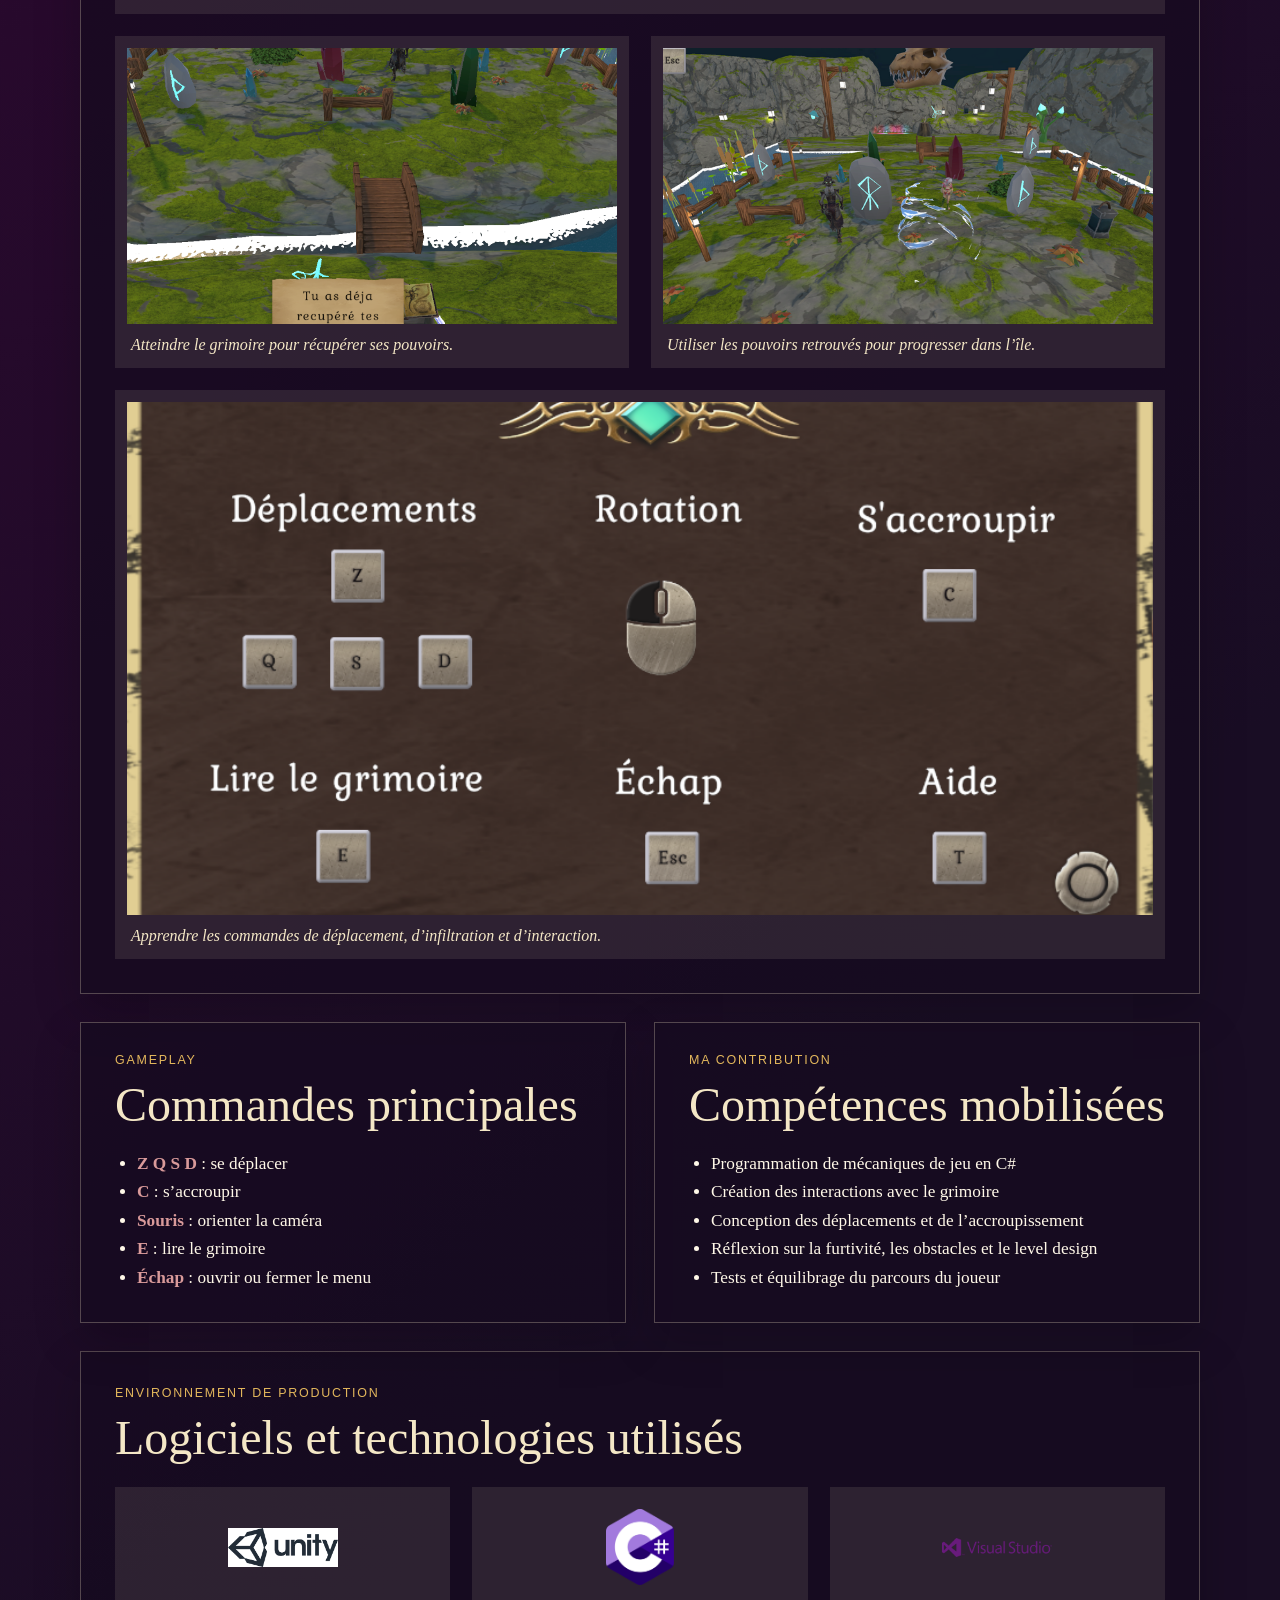
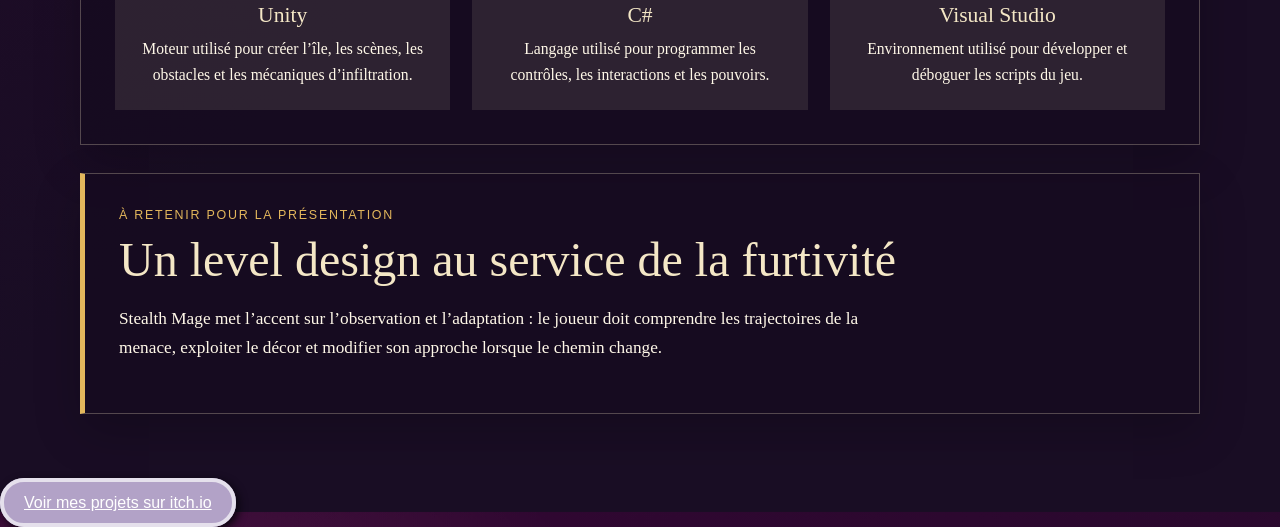
<file: stealthMage.html>
<!DOCTYPE html>
<html lang="fr">
<head>
    <meta charset="UTF-8">
    <meta name="viewport" content="width=device-width, initial-scale=1.0">
    <title>Stealth Mage</title>
    <link rel="stylesheet" href="findAndFlash.css">
</head>

<body>
    <header>
        <button class="btn" onclick="location.href = 'index.html'">Accueil</button>
        <button class="btn" onclick="location.href = 'projets.html'">Projets</button>
        <button class="btn" onclick="location.href = 'contacts.html'">Contacts CV</button>
    </header>

    <main class="project-page">
        <section class="hero">
            <div>
                <p class="eyebrow">Projet universitaire 2026 · Unity · C#</p>
                <h1>Stealth Mage</h1>
                <p class="hero-text">Un jeu d’infiltration dans lequel une apprentie mage doit traverser une île montagneuse, récupérer ses pouvoirs et échapper à la patrouille d’une sorcière.</p>
            </div>
            <img src="./img/tyajez.png" alt="Exploration de l’île montagneuse dans Stealth Mage">
        </section>

        <section class="content-section">
            <div class="section-heading">
                <p class="eyebrow">Le contexte</p>
                <h2>Récupérer ses pouvoirs sans être repérée</h2>
            </div>
            <p>Le joueur incarne une apprentie mage coincée sur une île flottante. Privée de ses pouvoirs, elle doit atteindre un grimoire pour les récupérer, puis revenir à son point de départ en évitant la sorcière qui surveille les lieux.</p>
            <p>Le parcours change et oblige à observer l’environnement, choisir ses cachettes et s’accroupir lorsque le passage est trop exposé.</p>
        </section>

        <section class="gallery-section">
            <div class="section-heading">
                <p class="eyebrow">Éléments visuels</p>
                <h2>Un environnement pensé pour l’infiltration</h2>
            </div>
            <div class="gallery">
                <figure class="gallery-item gallery-item-wide">
                    <img src="./img/tyajez.png" alt="Personnage observant l’île et ses obstacles">
                    <figcaption>Observer l’île et repérer les zones de passage et de dissimulation.</figcaption>
                </figure>
                <figure class="gallery-item">
                    <img src="./img/B4M2BK.png" alt="Personnage devant le grimoire et un message de jeu">
                    <figcaption>Atteindre le grimoire pour récupérer ses pouvoirs.</figcaption>
                </figure>
                <figure class="gallery-item">
                    <img src="./img/N231tX.png" alt="Personnage utilisant un pouvoir magique sur l’île">
                    <figcaption>Utiliser les pouvoirs retrouvés pour progresser dans l’île.</figcaption>
                </figure>
                <figure class="gallery-item gallery-item-wide">
                    <img src="./img/uO2iHs.png" alt="Écran présentant les commandes de Stealth Mage">
                    <figcaption>Apprendre les commandes de déplacement, d’infiltration et d’interaction.</figcaption>
                </figure>
            </div>
        </section>

        <section class="columns-section">
            <article class="info-panel">
                <p class="eyebrow">Gameplay</p>
                <h2>Commandes principales</h2>
                <ul>
                    <li><strong>Z Q S D</strong> : se déplacer</li>
                    <li><strong>C</strong> : s’accroupir</li>
                    <li><strong>Souris</strong> : orienter la caméra</li>
                    <li><strong>E</strong> : lire le grimoire</li>
                    <li><strong>Échap</strong> : ouvrir ou fermer le menu</li>
                </ul>
            </article>
            <article class="info-panel">
                <p class="eyebrow">Ma contribution</p>
                <h2>Compétences mobilisées</h2>
                <ul>
                    <li>Programmation de mécaniques de jeu en C#</li>
                    <li>Création des interactions avec le grimoire</li>
                    <li>Conception des déplacements et de l’accroupissement</li>
                    <li>Réflexion sur la furtivité, les obstacles et le level design</li>
                    <li>Tests et équilibrage du parcours du joueur</li>
                </ul>
            </article>
        </section>

        <section class="tools-section">
            <div class="section-heading">
                <p class="eyebrow">Environnement de production</p>
                <h2>Logiciels et technologies utilisés</h2>
            </div>
            <div class="tools-list">
                <div class="tool-item">
                    <img src="./img/unity.png" alt="Logo Unity">
                    <h3>Unity</h3>
                    <p>Moteur utilisé pour créer l’île, les scènes, les obstacles et les mécaniques d’infiltration.</p>
                </div>
                <div class="tool-item">
                    <img src="./img/cs-logo.png" alt="Logo C#">
                    <h3>C#</h3>
                    <p>Langage utilisé pour programmer les contrôles, les interactions et les pouvoirs.</p>
                </div>
                <div class="tool-item">
                    <img src="./img/visualstudiopng.png" alt="Logo Visual Studio">
                    <h3>Visual Studio</h3>
                    <p>Environnement utilisé pour développer et déboguer les scripts du jeu.</p>
                </div>
            </div>
        </section>

        <section class="content-section closing-section">
            <p class="eyebrow">À retenir pour la présentation</p>
            <h2>Un level design au service de la furtivité</h2>
            <p>Stealth Mage met l’accent sur l’observation et l’adaptation : le joueur doit comprendre les trajectoires de la menace, exploiter le décor et modifier son approche lorsque le chemin change.</p>
        </section>
    </main>
    <a href="https://yumi150.itch.io/" target="_blank" class="btn project-link">Voir mes projets sur itch.io</a>
</body>
</html>
</file>
<file: index.css>
html {
    scroll-behavior: smooth;
}

body, html {
  
    margin: 0;
    padding: 0;
    height: 100%;
    font-family: Arial, sans-serif;
    /*background-image: linear-gradient(to bottom right, rgba(1, 75, 15, 0.899), rgba(71, 3, 120, 0.729));*/
    color: white;
    background-color: rgb(51, 6, 51);
}

header {
    display: flex;
    justify-content: center;
    align-items: center;
    gap: 30px;
    padding: 30px; 
    font-size: 1.4em; 
    background-color: rgba(13, 0, 0, 0.436);
    position: sticky;
    top: 0;
    z-index: 1000;
}




.parcours p:first-child{
  border-top: 0;
  border-top-right-radius:0;
  border-top-left-radius:0;
}
.parcours p:last-child{
    border-bottom-right-radius:0;
  border-bottom-left-radius:0;}

.parcours p:nth-child(odd) {
  border-right: 2px dashed;
  border-top-right-radius: 30px;
  border-bottom-right-radius: 30px;
  margin-left: 30px; 
  padding-left: 0;
}

.parcours p:nth-child(even) {
  border-left: 2px dashed;
  border-top-left-radius: 30px;  
  border-bottom-left-radius: 30px;
  margin-right: 30px; 
  padding-right: 0;
}

.parcours p {

  border-top: 2px dashed;
  border-color: rgb(174, 16, 202) !important;
  margin:0; padding: 30px;
}

.parcours {
  width: 500px;
  margin: auto;
}

/* .parours h2{
    align-items: center;
    justify-content: center;
} */

.competences {
    display: flex;
    flex-wrap: wrap;
    gap: 20px; 
    margin-top: 20px;
    /* background-color: #30103e5f; */
     justify-content: center;
    position: relative;


    align-content: center;
}


.intro {
    
    justify-content: center; 
    flex-wrap: wrap; 
    gap: 20px;
    text-align: center;
    font-size: 2em;
 }


.pourquoi, .qui{
    background: rgba(13, 0, 0, 0.436);
    margin: 20px;
    padding-left: 50px;
    padding: 20px;
    border-radius: 10px;
    border: solid;
    max-width: 400px;
    width: 100%;
}

.qui:hover, .pourquoi:hover {
    cursor: pointer;
    transform: scale(1.05);
    transition: all 0.3s ease;
}


.showoff{
    display: flex;
    justify-content: center;
    align-items: center;
    flex-direction: column;
    margin-top: 20px;
}

.btn {
    padding: 14px 20px; 
    font-size: 1.1em;   
    color: #FFFFFF;
    background-color: #b2a2c7;
    border-radius: 24px;
    border: 4px solid #e5e0ec;
    box-shadow: 3px 3px 8px #444444;
    transition: all 0.3s ease;
}

.btn:hover {
    border: 4px dotted #e5e0ec;
    box-shadow: 1px 1px 4px #777777;
    transform: scale(1.05);
}


.Langages img, .Logiciels img {
    width: 100px;  
    height: 60px;
    margin: 10px; 
    object-fit: contain;
}


.Logiciels, .comptech, .softskills, .Langages{

    background: rgba(13, 0, 0, 0.436);
    margin: 20px;

    padding: 20px;
    border-radius: 10px;
    border: solid;
    max-width: 400px;
    /*width: 100%;*/
    
    columns: auto;
    
}

.Logiciels:hover, .comptech:hover, .softskills:hover,.Langages:hover {
    cursor: pointer;
    transform: scale(1.05);
    transition: all 0.3s ease;
}

.Langages, .Logiciels, .softskills, .comptech {
    display: flex;
    flex-direction: column;
    align-items: center;    
    justify-content: center; 
    text-align: center;     
    flex: 1 1 40%;
    max-width: 400px;
    margin-top: 0; 
}

.presentation {
    display: flex;
    flex-wrap: wrap;
    justify-content: center;
    gap: 20px;
    text-align: center;
}

.card {
    background: rgba(13, 0, 0, 0.436);
    margin: 20px;
    padding: 20px;
    border-radius: 10px;
    border: solid;
    max-width: 400px;
    width: 100%;
    transition: transform 0.3s ease;
}

.card:hover {
    cursor: pointer;
    transform: scale(1.05);
}

.cv{
  transition: transform 0.3s ease;
}

.cv:hover {
  transform: scale(1.05);
  cursor: pointer;
}

.bas{
    display: flex;
    flex-wrap: wrap;
    justify-content: space-between;
    gap: 20px;
    align-items: flex-start;
    margin: 40px auto;
    max-width: 1000px;
    padding: 0 20px;
}

.contacts {
    flex: 1 1 45%;
    display: flex;
    flex-direction: column;
    align-items: center;
    text-align: center;
}
</file>
<file: findAndFlash.css>
html {
    scroll-behavior: smooth;
}

:root {
    --night: #190d24;
    --violet: #330633;
    --ink: #24162a;
    --paper: #f4e7c6;
    --paper-light: #fff8e8;
    --gold: #e3b75c;
    --rose: #d99a9a;
    --line: rgba(244, 231, 198, 0.28);
}

* {
    box-sizing: border-box;
}

body {
    margin: 0;
    color: var(--paper-light);
    background:
        radial-gradient(circle at 15% 10%, rgba(164, 81, 119, 0.34), transparent 32rem),
        linear-gradient(135deg, var(--violet), var(--night) 72%);
    font-family: Georgia, 'Times New Roman', serif;
}

header {
    display: flex;
    justify-content: center;
    align-items: center;
    gap: 30px;
    padding: 24px 20px;
    background: rgba(13, 0, 0, 0.55);
    position: sticky;
    top: 0;
    z-index: 10;
}

.btn {
    padding: 12px 20px;
    color: #fff;
    background-color: #b2a2c7;
    border: 4px solid #e5e0ec;
    border-radius: 24px;
    box-shadow: 3px 3px 8px #09050d;
    font: 1rem Arial, sans-serif;
    cursor: pointer;
    transition: transform 0.25s ease, background-color 0.25s ease;
}

.btn:hover {
    background-color: #d1badd;
    transform: translateY(-2px);
}

.project-page {
    width: min(1120px, calc(100% - 40px));
    margin: 0 auto;
    padding: 52px 0 80px;
}

.hero,
.content-section,
.gallery-section,
.info-panel,
.tools-section {
    border: 1px solid var(--line);
    background: rgba(22, 10, 31, 0.72);
    box-shadow: 0 18px 45px rgba(0, 0, 0, 0.2);
}

.hero {
    display: grid;
    grid-template-columns: 0.85fr 1.15fr;
    gap: 34px;
    align-items: center;
    padding: 24px;
}

.hero img {
    width: 100%;
    max-height: 430px;
    object-fit: cover;
    border: 4px solid var(--gold);
}

.project-cover {
    display: block;
    width: 100%;
    max-height: 520px;
    object-fit: cover;
    border: 4px solid var(--gold);
    margin-bottom: 28px;
}

.eyebrow {
    margin: 0 0 10px;
    color: var(--gold);
    font: 0.78rem Arial, sans-serif;
    letter-spacing: 0.14em;
    text-transform: uppercase;
}

h1,
h2 {
    margin: 0 0 18px;
    color: var(--paper);
    font-weight: normal;
}

h1 {
    font-size: clamp(2.8rem, 7vw, 5.8rem);
    line-height: 0.95;
}

h2 {
    font-size: clamp(1.8rem, 4vw, 3rem);
}

p,
li {
    font-size: 1.08rem;
    line-height: 1.65;
}

.hero-text {
    max-width: 430px;
    color: #f5e9d4;
}

.content-section,
.gallery-section {
    margin-top: 28px;
    padding: 34px;
}

.content-section p:not(.eyebrow) {
    max-width: 800px;
}

.section-heading {
    margin-bottom: 22px;
}

.gallery {
    display: grid;
    grid-template-columns: repeat(2, 1fr);
    gap: 22px;
}

.gallery-item {
    margin: 0;
    padding: 12px;
    background: rgba(244, 231, 198, 0.1);
}

.gallery-item-wide {
    grid-column: span 2;
}

.gallery-item img {
    display: block;
    width: 100%;
    aspect-ratio: 16 / 9;
    object-fit: cover;
}

.gallery-item-wide img {
    aspect-ratio: 2 / 1;
}

figcaption {
    padding: 12px 4px 2px;
    color: var(--paper);
    font-style: italic;
}

.columns-section {
    display: grid;
    grid-template-columns: repeat(2, 1fr);
    gap: 28px;
    margin-top: 28px;
}

.info-panel {
    padding: 30px 34px;
}

.info-panel ul {
    margin: 0;
    padding-left: 22px;
}

.info-panel strong {
    color: var(--rose);
}

.tools-section {
    margin-top: 28px;
    padding: 34px;
}

.tools-list {
    display: grid;
    grid-template-columns: repeat(3, 1fr);
    gap: 22px;
}

.tool-item {
    padding: 22px;
    text-align: center;
    background: rgba(244, 231, 198, 0.1);
}

.tool-item img {
    width: 110px;
    height: 76px;
    object-fit: contain;
}

.tool-item h3 {
    margin: 14px 0 8px;
    color: var(--paper);
    font-size: 1.35rem;
    font-weight: normal;
}

.tool-item p {
    margin: 0;
    font-size: 0.98rem;
}

.closing-section {
    border-left: 5px solid var(--gold);
}

@media (max-width: 720px) {
    header {
        gap: 8px;
        padding: 14px 8px;
    }

    .btn {
        padding: 10px 11px;
        border-width: 2px;
        font-size: 0.78rem;
    }

    .project-page {
        width: min(100% - 24px, 1120px);
        padding-top: 28px;
    }

    .hero {
        grid-template-columns: 1fr;
        padding: 16px;
    }

    .hero img {
        max-height: 280px;
    }

    .content-section,
    .gallery-section,
    .info-panel,
    .tools-section {
        padding: 24px 18px;
    }

    .gallery,
    .columns-section,
    .tools-list {
        grid-template-columns: 1fr;
    }

    .gallery-item-wide {
        grid-column: span 1;
    }
}
</file>
<file: contacts.css>
html {
    scroll-behavior: smooth;
}

body, html {
  
    margin: 0;
    padding: 0;
    height: 100%;
    font-family: Arial, sans-serif;
    /*background-image: linear-gradient(to bottom right, rgba(1, 75, 15, 0.899), rgba(71, 3, 120, 0.729));*/
    color: white;
    background-color: rgb(51, 6, 51);
}


header {
    display: flex;
    justify-content: center;
    align-items: center;
    gap: 30px;
    padding: 28px; 
    font-size: 1.3em; 
    background-color: rgba(13, 0, 0, 0.436);
    position: sticky;
    top: 0;
    z-index: 1000;
}


.btn {
    padding: 14px 20px; 
    font-size: 1.1em;   
    color: #FFFFFF;
    background-color: #b2a2c7;
    border-radius: 24px;
    border: 4px solid #e5e0ec;
    box-shadow: 3px 3px 8px #444444;
    transition: all 0.3s ease;
}

.btn:hover {
    border: 4px dotted #e5e0ec;
    box-shadow: 1px 1px 4px #777777;
    transform: scale(1.05);
}
</file>
<file: projets.css>
html {
    scroll-behavior: smooth;
}

body, html {
    margin: 0;
    padding: 0;
    height: 100%;
    font-family: Arial, sans-serif;
    color: white;
    background-color: rgb(51, 6, 51);
}

header {
    display: flex;
    justify-content: center;
    align-items: center;
    gap: 30px;
    padding: 20px;
    font-size: 1.2em;
    background-color: rgba(13, 0, 0, 0.436);
    position: sticky;
    top: 0;
    z-index: 1000;
}


.btn, .global button {
    text-decoration: none;
    padding: 10px 20px;
    font-family: Arial, sans-serif;
    font-size: 1em;
    color: #FFFFFF;
    background-color: #b2a2c7;
    border-radius: 24px;
    border: 4px solid #e5e0ec;
    box-shadow: 3px 3px 8px #444444;
    transition: all 0.3s ease;
    cursor: pointer;
}

.btn:hover, .global button:hover {
    border: 4px dotted #e5e0ec;
    box-shadow: 1px 1px 4px #777777;
    transform: scale(1.05);
}


.global {
    text-align: center;
    margin-top: 60px;
    padding: 20px;
}

.global h1 {
    font-size: 2.5em;
    margin-bottom: 10px;
}

.global p {
    font-size: 1.2em;
    margin-bottom: 30px;
}

.global button {
    margin: 10px;
}
</file>
<file: projetsUni.css>
html {
    scroll-behavior: smooth;
}

body, html {
    margin: 0;
    padding: 0;
    height: 100%;
    font-family: Arial, sans-serif;
    color: white;
    background-color: rgb(51, 6, 51);
}

header {
    display: flex;
    justify-content: center;
    align-items: center;
    gap: 30px;
    padding: 30px;
    font-size: 1.4em;
    background-color: rgba(13, 0, 0, 0.436);
    position: sticky;
    top: 0;
    z-index: 1000;
}

.btn {
    padding: 14px 20px;
    font-size: 1.1em;
    color: #FFFFFF;
    background-color: #b2a2c7;
    border-radius: 24px;
    border: 4px solid #e5e0ec;
    box-shadow: 3px 3px 8px #444444;
    transition: all 0.3s ease;
}

.btn:hover {
    border: 4px dotted #e5e0ec;
    box-shadow: 1px 1px 4px #777777;
    transform: scale(1.05);
    cursor: pointer;
}

.intro {
    text-align: center;
    padding: 40px 20px;
    font-size: 2em;
}

.nav-links {
    display: flex;
    justify-content: center;
    gap: 20px;
    font-size: 1.2em;
    margin-bottom: 30px;
}

.nav-links a {
    text-decoration: none;
    color: #e5e0ec;
    background-color: rgba(13, 0, 0, 0.436);
    padding: 10px 20px;
    border-radius: 15px;
    transition: background-color 0.3s ease;
}

.nav-links a:hover {
    background-color: rgba(174, 16, 202, 0.7);
}

.year-filter {
    display: inline-flex;
    align-items: center;
    gap: 8px;
    color: #e5e0ec;
    font-size: 1rem;
}

.year-filter select {
    padding: 9px 12px;
    color: white;
    background-color: rgba(13, 0, 0, 0.7);
    border: 2px solid #e5e0ec;
    border-radius: 10px;
    font: inherit;
}

.project-section {
    padding: 20px;
    text-align: center;
}

.projets-container {
    display: flex;
    flex-wrap: wrap;
    justify-content: center;
    gap: 20px;
}

.card {
    background: rgba(13, 0, 0, 0.436);
    padding: 20px;
    border-radius: 10px;
    border: solid;
    max-width: 400px;
    width: 100%;
    transition: transform 0.3s ease;
    text-align: center;
}

.card:hover {
    transform: scale(1.05);
    cursor: pointer;
}

.details {
    margin-top: 10px;
    font-size: 0.95em;
}

@media (max-width: 720px) {
    .nav-links {
        flex-wrap: wrap;
        gap: 12px;
    }

    .year-filter {
        flex-basis: 100%;
        justify-content: center;
    }
}
</file>
